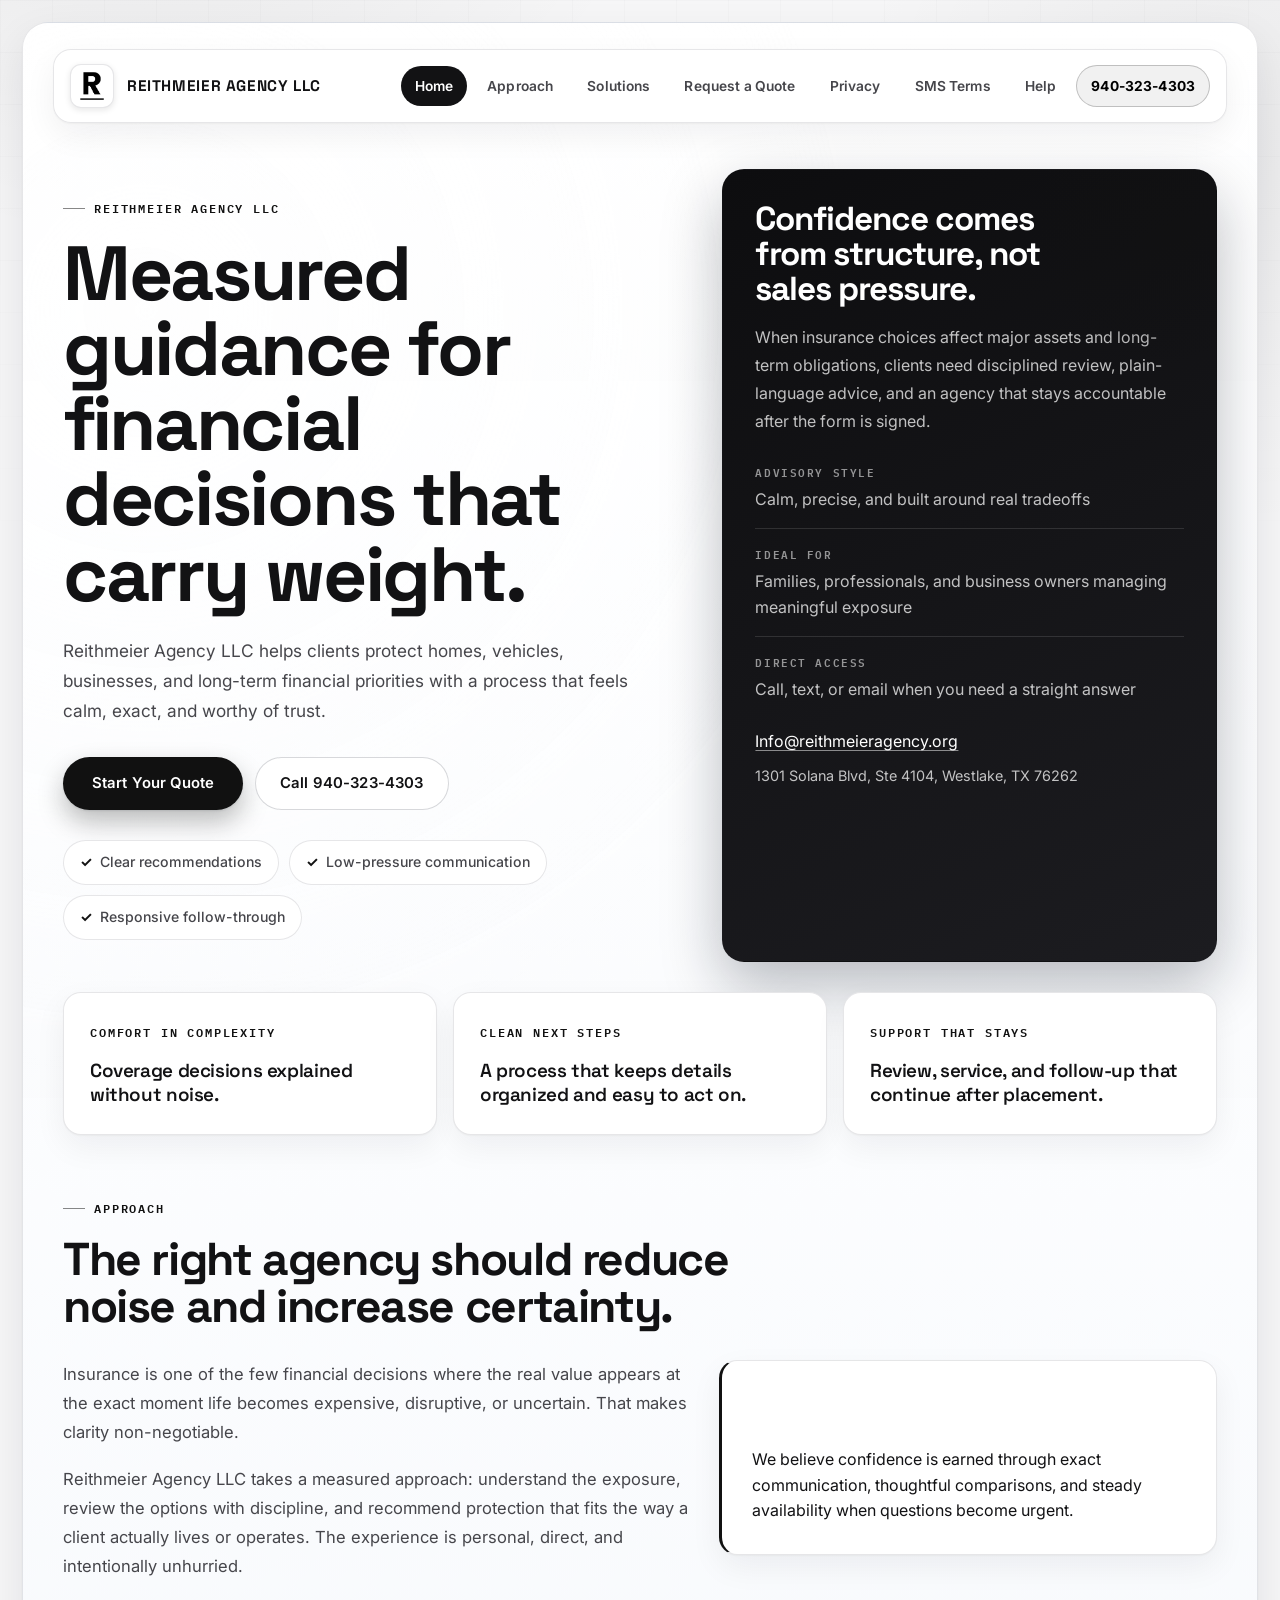
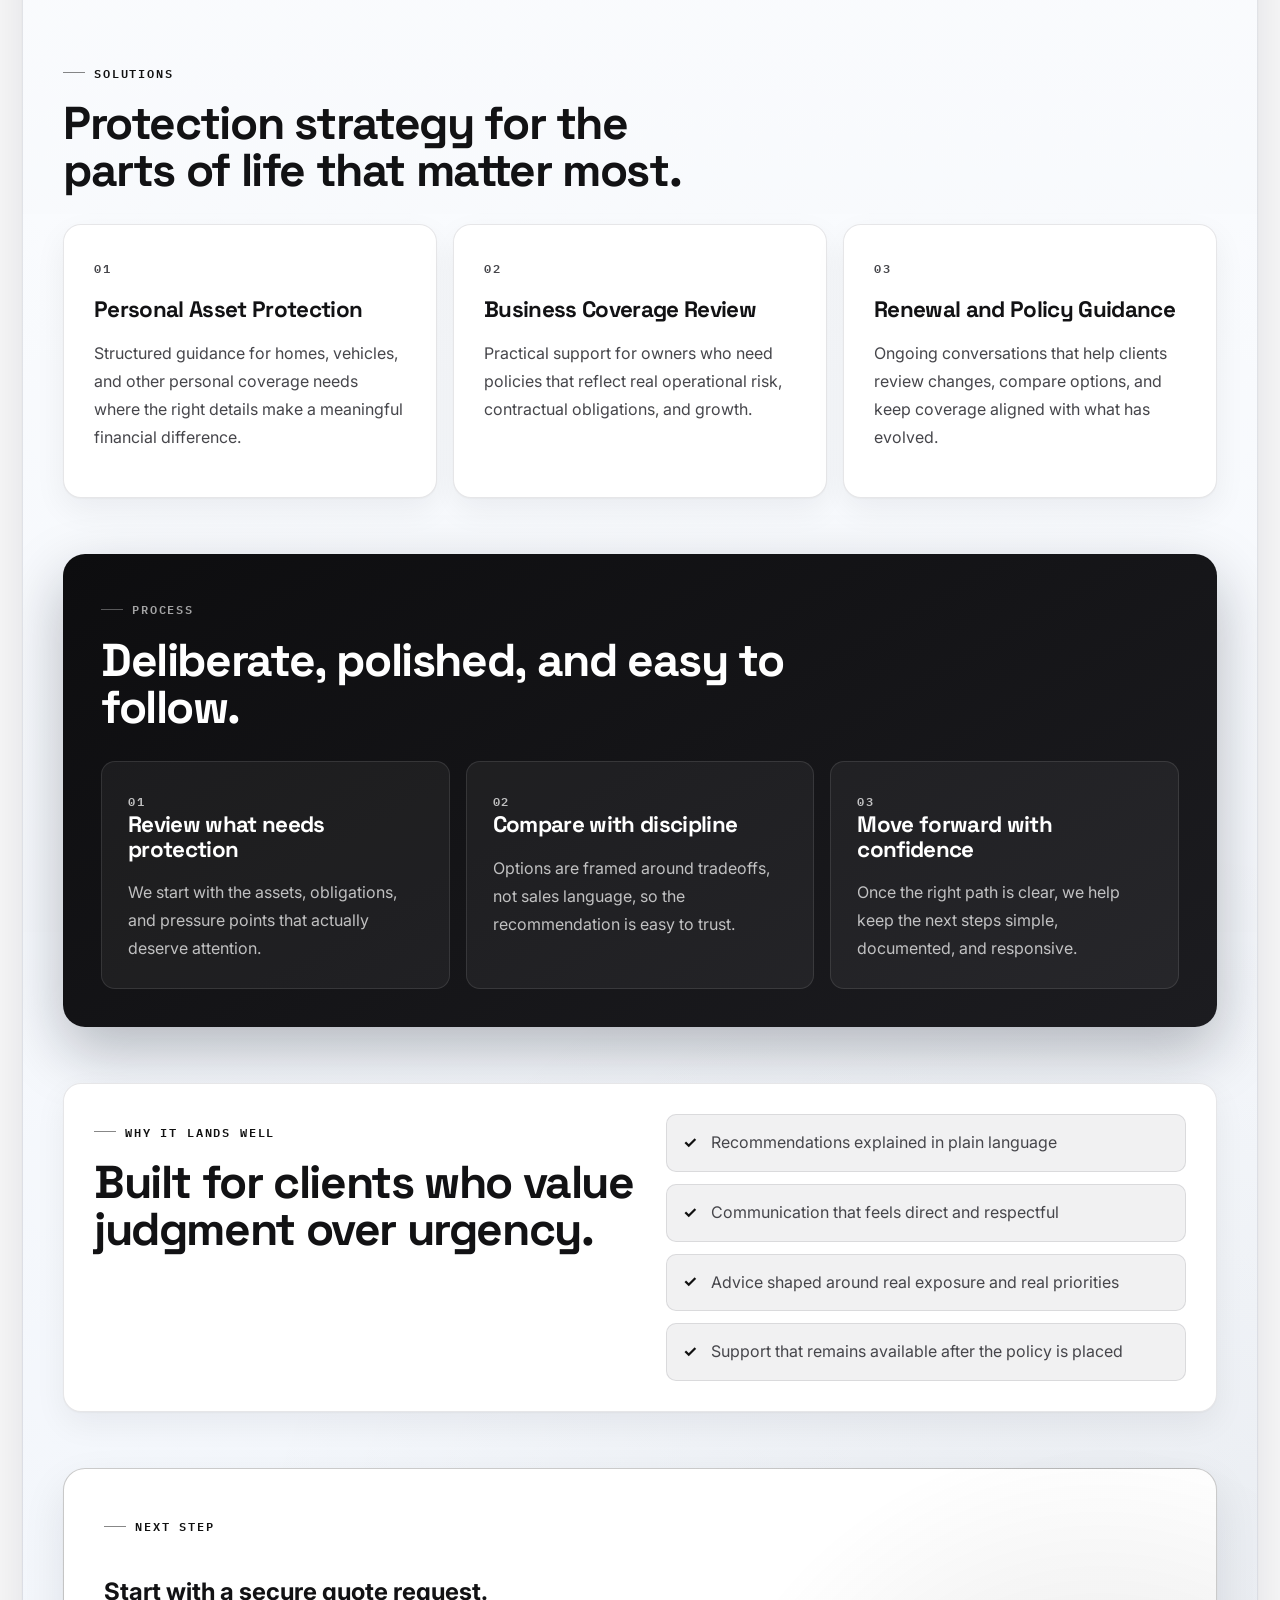
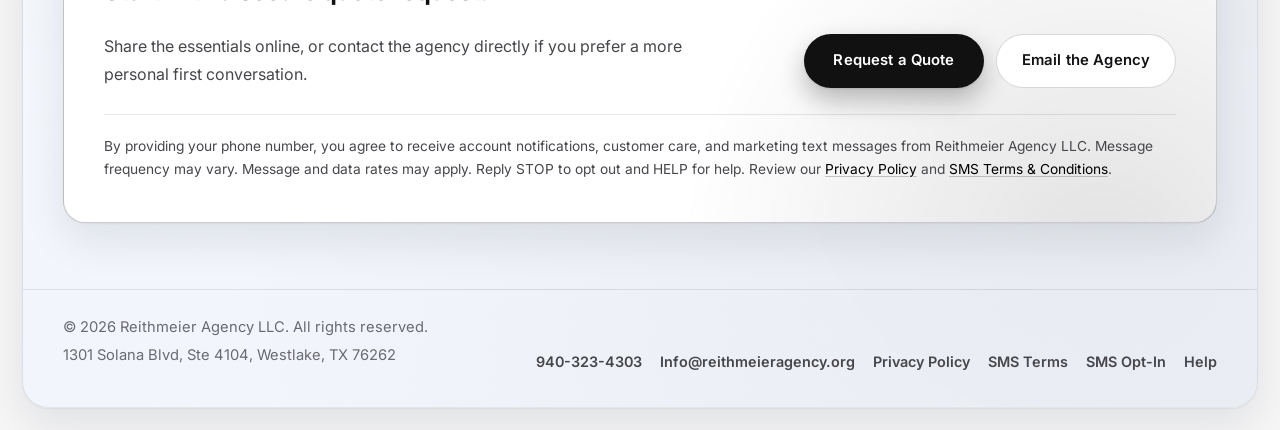
<file: index.html>
<!DOCTYPE html>
<html lang="en">
<head>
  <meta charset="UTF-8" />
  <meta name="viewport" content="width=device-width, initial-scale=1.0" />
  <title>Reithmeier Agency LLC | Refined Insurance Guidance</title>
  <meta
    name="description"
    content="Reithmeier Agency LLC delivers clear, high-trust insurance guidance for major personal and business decisions."
  />
  <link rel="icon" type="image/png" href="favicon.png" />
  <link rel="stylesheet" href="styles.css" />
</head>
<body>
  <a class="skip-link" href="#main">Skip to content</a>
  <div class="page-shell">
    <div class="page-frame">
      <header class="site-nav">
        <div class="nav-inner">
          <a class="brand" href="index.html" aria-label="Reithmeier Agency LLC home">
            <span class="brand-mark"><img src="logo.png" alt="" width="44" height="44" /></span>
            <span class="brand-copy">
              <strong>Reithmeier Agency LLC</strong>
            </span>
          </a>

          <nav class="nav-links" aria-label="Main navigation">
            <a class="active" href="index.html">Home</a>
            <a href="#approach">Approach</a>
            <a href="#solutions">Solutions</a>
            <a href="quote.html">Request a Quote</a>
            <a href="privacy-policy.html">Privacy</a>
            <a href="sms-terms.html">SMS Terms</a>
            <a href="help.html">Help</a>
            <a class="nav-phone" href="tel:+19403234303">940-323-4303</a>
          </nav>
        </div>
      </header>

      <main id="main">
        <section class="hero">
          <div class="hero-copy">
            <p class="eyebrow">Reithmeier Agency LLC</p>
            <h1>Measured guidance for financial decisions that carry weight.</h1>
            <p class="hero-lead">
              Reithmeier Agency LLC helps clients protect homes, vehicles, businesses, and long-term financial priorities with a process
              that feels calm, exact, and worthy of trust.
            </p>

            <div class="hero-actions">
              <a class="button-primary" href="quote.html">Start Your Quote</a>
              <a class="button-secondary" href="tel:+19403234303">Call 940-323-4303</a>
            </div>

            <ul class="hero-points" aria-label="Agency values">
              <li>Clear recommendations</li>
              <li>Low-pressure communication</li>
              <li>Responsive follow-through</li>
            </ul>
          </div>

          <aside class="hero-card" aria-label="Why clients choose Reithmeier Agency LLC">
            <h2>Confidence comes from structure, not sales pressure.</h2>
            <p>
              When insurance choices affect major assets and long-term obligations, clients need disciplined review, plain-language advice,
              and an agency that stays accountable after the form is signed.
            </p>

            <ul class="detail-list">
              <li>
                <span>Advisory style</span>
                Calm, precise, and built around real tradeoffs
              </li>
              <li>
                <span>Ideal for</span>
                Families, professionals, and business owners managing meaningful exposure
              </li>
              <li>
                <span>Direct access</span>
                Call, text, or email when you need a straight answer
              </li>
            </ul>

            <div class="card-contact">
              <a href="mailto:Info@reithmeieragency.org">Info@reithmeieragency.org</a>
              <p class="card-address">1301 Solana Blvd, Ste 4104, Westlake, TX 76262</p>
            </div>
          </aside>
        </section>

        <section class="confidence-strip" aria-label="Trust signals">
          <div class="confidence-grid">
            <article class="confidence-item">
              <p class="confidence-label">Comfort in complexity</p>
              <h3>Coverage decisions explained without noise.</h3>
            </article>
            <article class="confidence-item">
              <p class="confidence-label">Clean next steps</p>
              <h3>A process that keeps details organized and easy to act on.</h3>
            </article>
            <article class="confidence-item">
              <p class="confidence-label">Support that stays</p>
              <h3>Review, service, and follow-up that continue after placement.</h3>
            </article>
          </div>
        </section>

        <section id="approach" class="section-shell">
          <div class="section-heading">
            <p class="eyebrow">Approach</p>
            <h2>The right agency should reduce noise and increase certainty.</h2>
          </div>

          <div class="split-layout">
            <div class="body-copy">
              <p>
                Insurance is one of the few financial decisions where the real value appears at the exact moment life becomes expensive,
                disruptive, or uncertain. That makes clarity non-negotiable.
              </p>
              <p>
                Reithmeier Agency LLC takes a measured approach: understand the exposure, review the options with discipline,
                and recommend protection that fits the way a client actually lives or operates. The experience is personal, direct, and
                intentionally unhurried.
              </p>
            </div>

            <aside class="statement-card">
              <p class="card-kicker">Agency standard</p>
              <p>
                We believe confidence is earned through exact communication, thoughtful comparisons, and steady availability when questions
                become urgent.
              </p>
            </aside>
          </div>
        </section>

        <section id="solutions" class="section-shell">
          <div class="section-heading section-heading-tight">
            <p class="eyebrow">Solutions</p>
            <h2>Protection strategy for the parts of life that matter most.</h2>
          </div>

          <div class="services-grid">
            <article class="service-card">
              <p class="service-index">01</p>
              <h3>Personal Asset Protection</h3>
              <p>
                Structured guidance for homes, vehicles, and other personal coverage needs where the right details make a meaningful
                financial difference.
              </p>
            </article>

            <article class="service-card">
              <p class="service-index">02</p>
              <h3>Business Coverage Review</h3>
              <p>
                Practical support for owners who need policies that reflect real operational risk, contractual obligations, and growth.
              </p>
            </article>

            <article class="service-card">
              <p class="service-index">03</p>
              <h3>Renewal and Policy Guidance</h3>
              <p>
                Ongoing conversations that help clients review changes, compare options, and keep coverage aligned with what has evolved.
              </p>
            </article>
          </div>
        </section>

        <section class="process-section" aria-label="Agency process">
          <div class="process-wrap">
            <div class="section-heading section-heading-on-dark">
              <p class="eyebrow eyebrow-dark">Process</p>
              <h2>Deliberate, polished, and easy to follow.</h2>
            </div>

            <div class="process-grid">
              <article class="process-step">
                <p class="step-number">01</p>
                <h3>Review what needs protection</h3>
                <p>We start with the assets, obligations, and pressure points that actually deserve attention.</p>
              </article>

              <article class="process-step">
                <p class="step-number">02</p>
                <h3>Compare with discipline</h3>
                <p>Options are framed around tradeoffs, not sales language, so the recommendation is easy to trust.</p>
              </article>

              <article class="process-step">
                <p class="step-number">03</p>
                <h3>Move forward with confidence</h3>
                <p>Once the right path is clear, we help keep the next steps simple, documented, and responsive.</p>
              </article>
            </div>
          </div>
        </section>

        <section class="section-shell">
          <div class="signature-panel">
            <div>
              <p class="eyebrow">Why it lands well</p>
              <h2>Built for clients who value judgment over urgency.</h2>
            </div>

            <div class="signature-list" aria-label="Client experience highlights">
              <p>Recommendations explained in plain language</p>
              <p>Communication that feels direct and respectful</p>
              <p>Advice shaped around real exposure and real priorities</p>
              <p>Support that remains available after the policy is placed</p>
            </div>
          </div>
        </section>

        <section class="cta-section">
          <div class="cta-panel">
            <div>
              <p class="eyebrow">Next step</p>
              <h2>Start with a secure quote request.</h2>
              <p class="cta-copy">
                Share the essentials online, or contact the agency directly if you prefer a more personal first conversation.
              </p>
            </div>

            <div class="hero-actions cta-actions">
              <a class="button-primary" href="quote.html">Request a Quote</a>
              <a class="button-secondary" href="mailto:Info@reithmeieragency.org">Email the Agency</a>
            </div>

            <p class="cta-note">
              By providing your phone number, you agree to receive account notifications, customer care, and marketing text messages from
              Reithmeier Agency LLC. Message frequency may vary. Message and data rates may apply.
              Reply STOP to opt out and HELP for help. Review our <a href="privacy-policy.html">Privacy Policy</a> and
              <a href="sms-terms.html">SMS Terms &amp; Conditions</a>.
            </p>
          </div>
        </section>
      </main>

      <footer class="site-footer">
        <div>
          <p>© <span id="year"></span> Reithmeier Agency LLC. All rights reserved.</p>
          <p>1301 Solana Blvd, Ste 4104, Westlake, TX 76262</p>
        </div>
        <div class="footer-links">
          <a href="tel:+19403234303">940-323-4303</a>
          <a href="mailto:Info@reithmeieragency.org">Info@reithmeieragency.org</a>
          <a href="privacy-policy.html">Privacy Policy</a>
          <a href="sms-terms.html">SMS Terms</a>
          <a href="sms-opt-in.html">SMS Opt-In</a>
          <a href="help.html">Help</a>
        </div>
      </footer>
    </div>
  </div>

  <script>
    document.getElementById("year").textContent = new Date().getFullYear();
  </script>
</body>
</html>
</file>
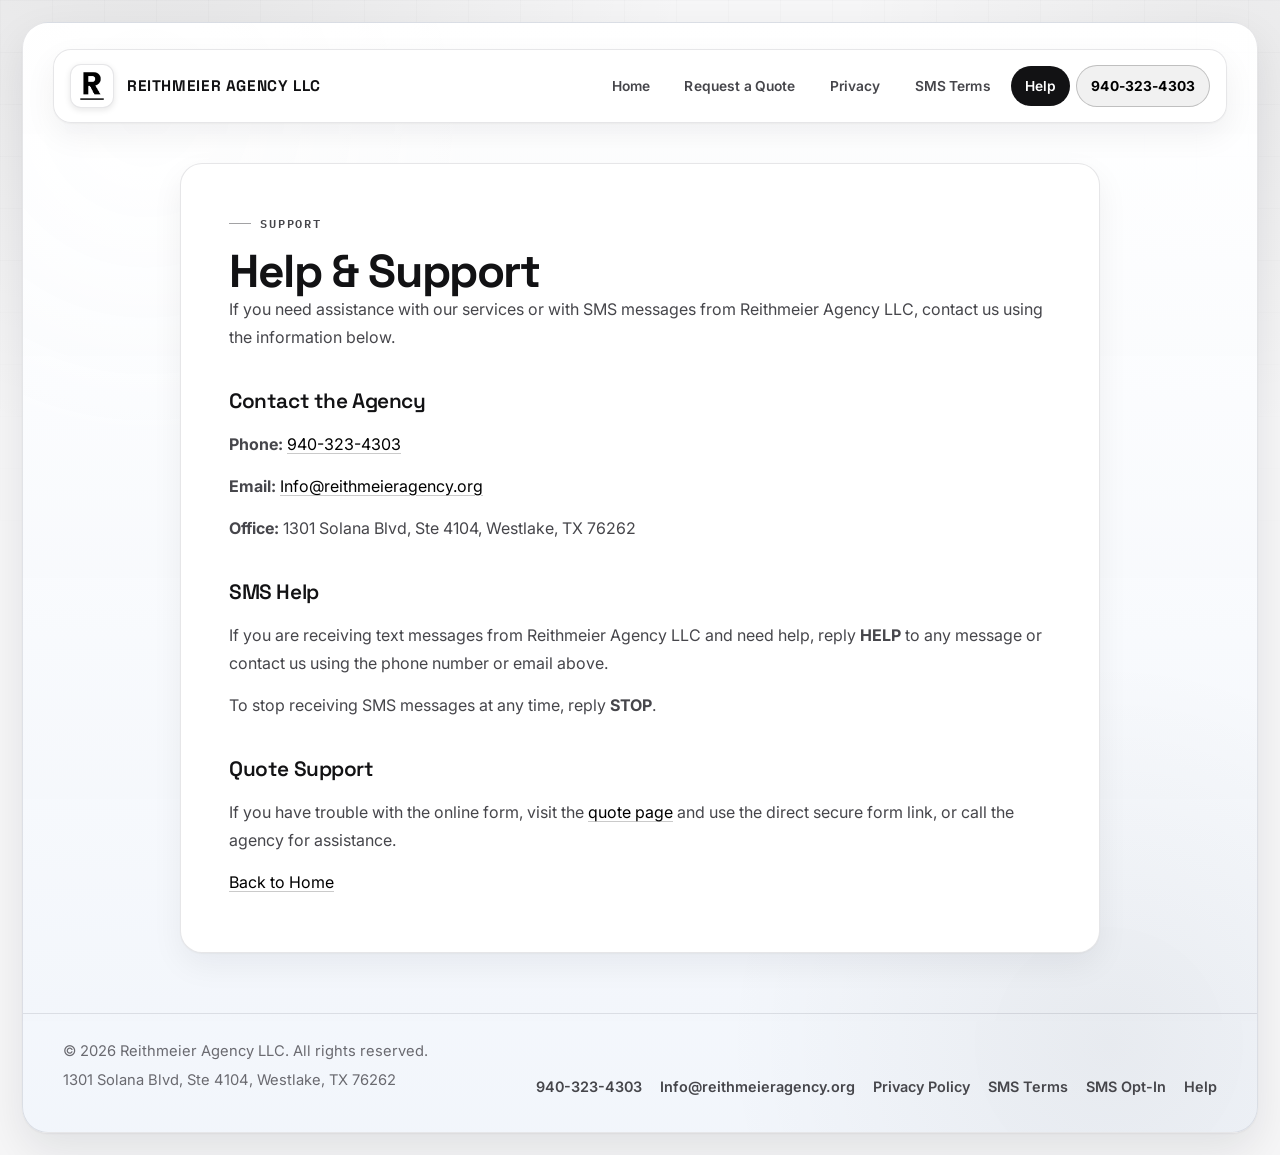
<file: help.html>
<!DOCTYPE html>
<html lang="en">
<head>
  <meta charset="UTF-8" />
  <meta name="viewport" content="width=device-width, initial-scale=1.0" />
  <title>Help | Reithmeier Agency LLC</title>
  <meta
    name="description"
    content="Help and support information for Reithmeier Agency LLC."
  />
  <link rel="icon" type="image/png" href="favicon.png" />
  <link rel="stylesheet" href="styles.css" />
</head>
<body>
  <a class="skip-link" href="#main">Skip to content</a>
  <div class="page-shell">
    <div class="page-frame">
      <header class="site-nav">
        <div class="nav-inner">
          <a class="brand" href="index.html" aria-label="Reithmeier Agency LLC home">
            <span class="brand-mark"><img src="logo.png" alt="" width="44" height="44" /></span>
            <span class="brand-copy">
              <strong>Reithmeier Agency LLC</strong>
            </span>
          </a>

          <nav class="nav-links" aria-label="Main navigation">
            <a href="index.html">Home</a>
            <a href="quote.html">Request a Quote</a>
            <a href="privacy-policy.html">Privacy</a>
            <a href="sms-terms.html">SMS Terms</a>
            <a class="active" href="help.html">Help</a>
            <a class="nav-phone" href="tel:+19403234303">940-323-4303</a>
          </nav>
        </div>
      </header>

      <main id="main" class="legal-main">
        <section class="legal-card">
          <p class="eyebrow">Support</p>
          <h1>Help &amp; Support</h1>
          <p>
            If you need assistance with our services or with SMS messages from Reithmeier Agency LLC,
            contact us using the information below.
          </p>

          <h2>Contact the Agency</h2>
          <p><strong>Phone:</strong> <a href="tel:+19403234303">940-323-4303</a></p>
          <p><strong>Email:</strong> <a href="mailto:Info@reithmeieragency.org">Info@reithmeieragency.org</a></p>
          <p><strong>Office:</strong> 1301 Solana Blvd, Ste 4104, Westlake, TX 76262</p>

          <h2>SMS Help</h2>
          <p>
            If you are receiving text messages from Reithmeier Agency LLC and need help, reply <strong>HELP</strong> to any message or contact
            us using the phone number or email above.
          </p>
          <p>To stop receiving SMS messages at any time, reply <strong>STOP</strong>.</p>

          <h2>Quote Support</h2>
          <p>
            If you have trouble with the online form, visit the <a href="quote.html">quote page</a> and use the direct secure form link,
            or call the agency for assistance.
          </p>

          <p class="legal-back-link"><a href="index.html">Back to Home</a></p>
        </section>
      </main>

      <footer class="site-footer">
        <div>
          <p>© <span id="year"></span> Reithmeier Agency LLC. All rights reserved.</p>
          <p>1301 Solana Blvd, Ste 4104, Westlake, TX 76262</p>
        </div>
        <div class="footer-links">
          <a href="tel:+19403234303">940-323-4303</a>
          <a href="mailto:Info@reithmeieragency.org">Info@reithmeieragency.org</a>
          <a href="privacy-policy.html">Privacy Policy</a>
          <a href="sms-terms.html">SMS Terms</a>
          <a href="sms-opt-in.html">SMS Opt-In</a>
          <a href="help.html">Help</a>
        </div>
      </footer>
    </div>
  </div>

  <script>
    document.getElementById("year").textContent = new Date().getFullYear();
  </script>
</body>
</html>
</file>
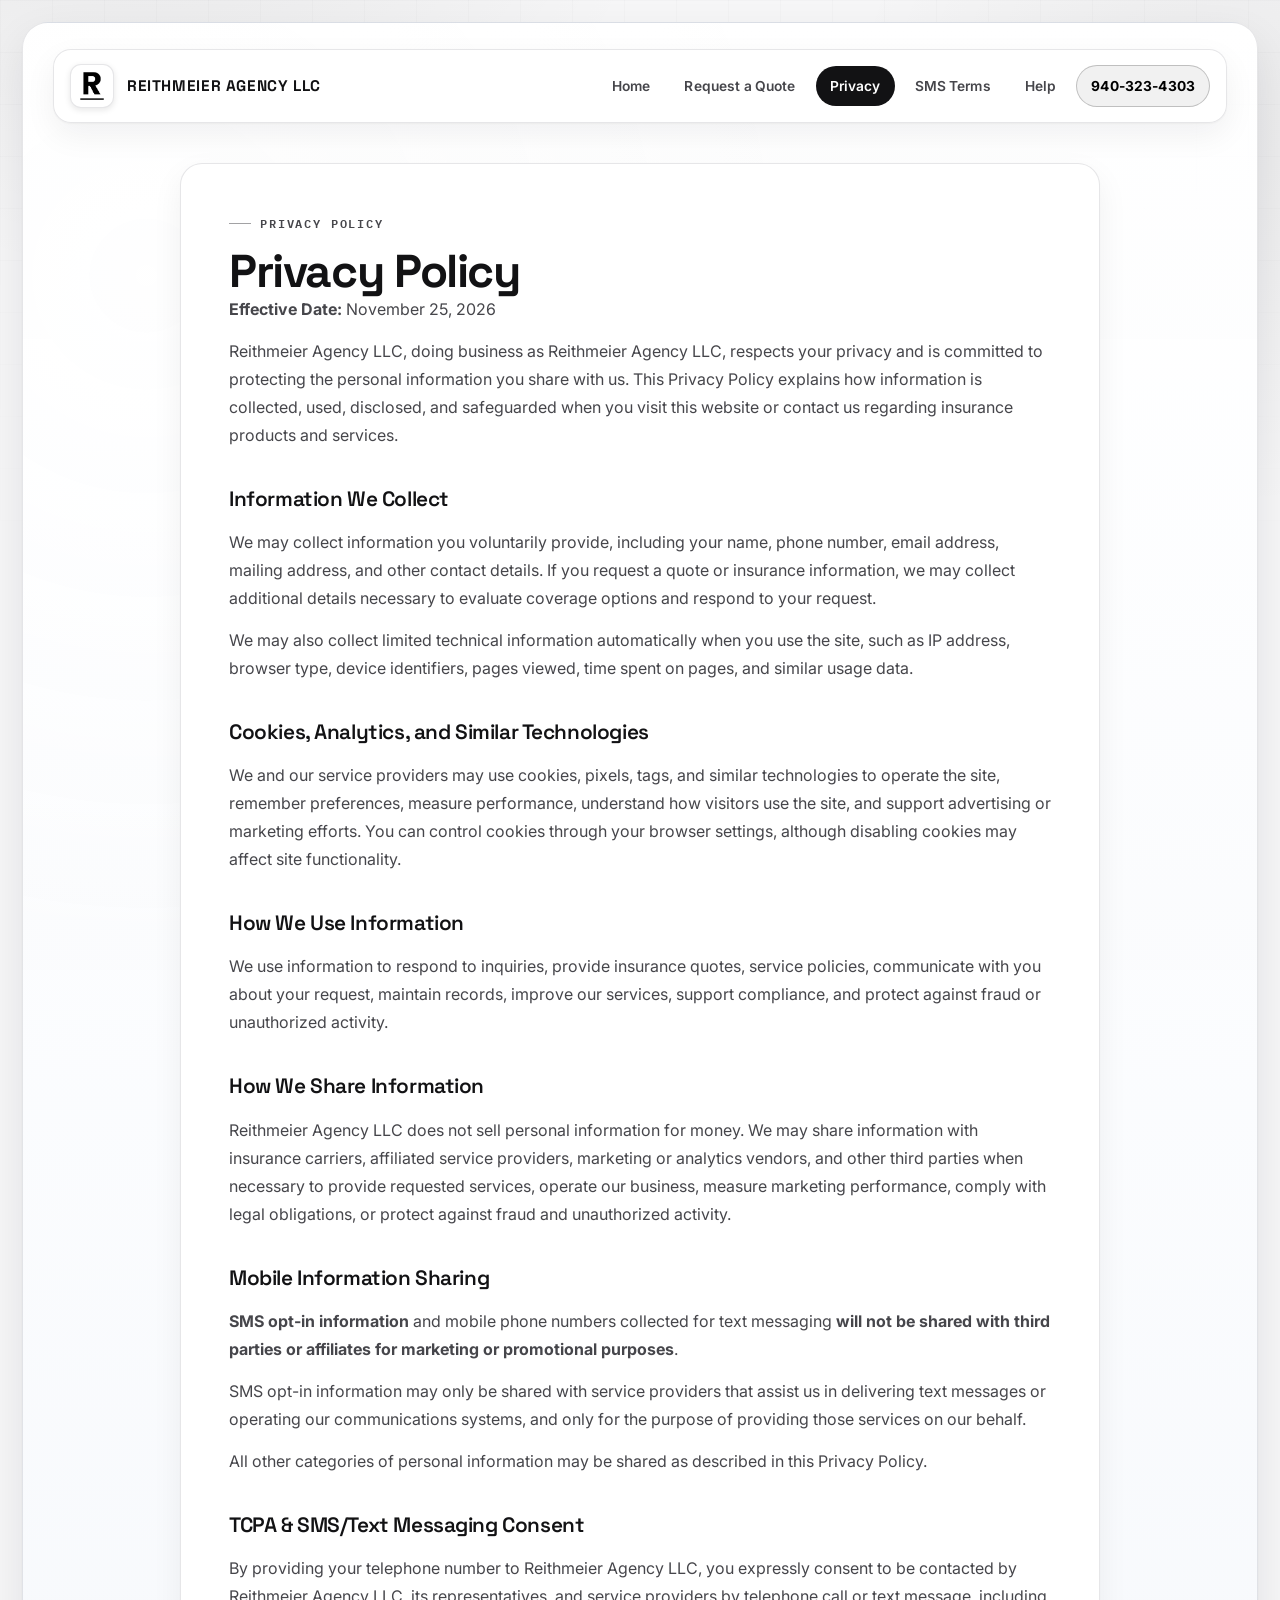
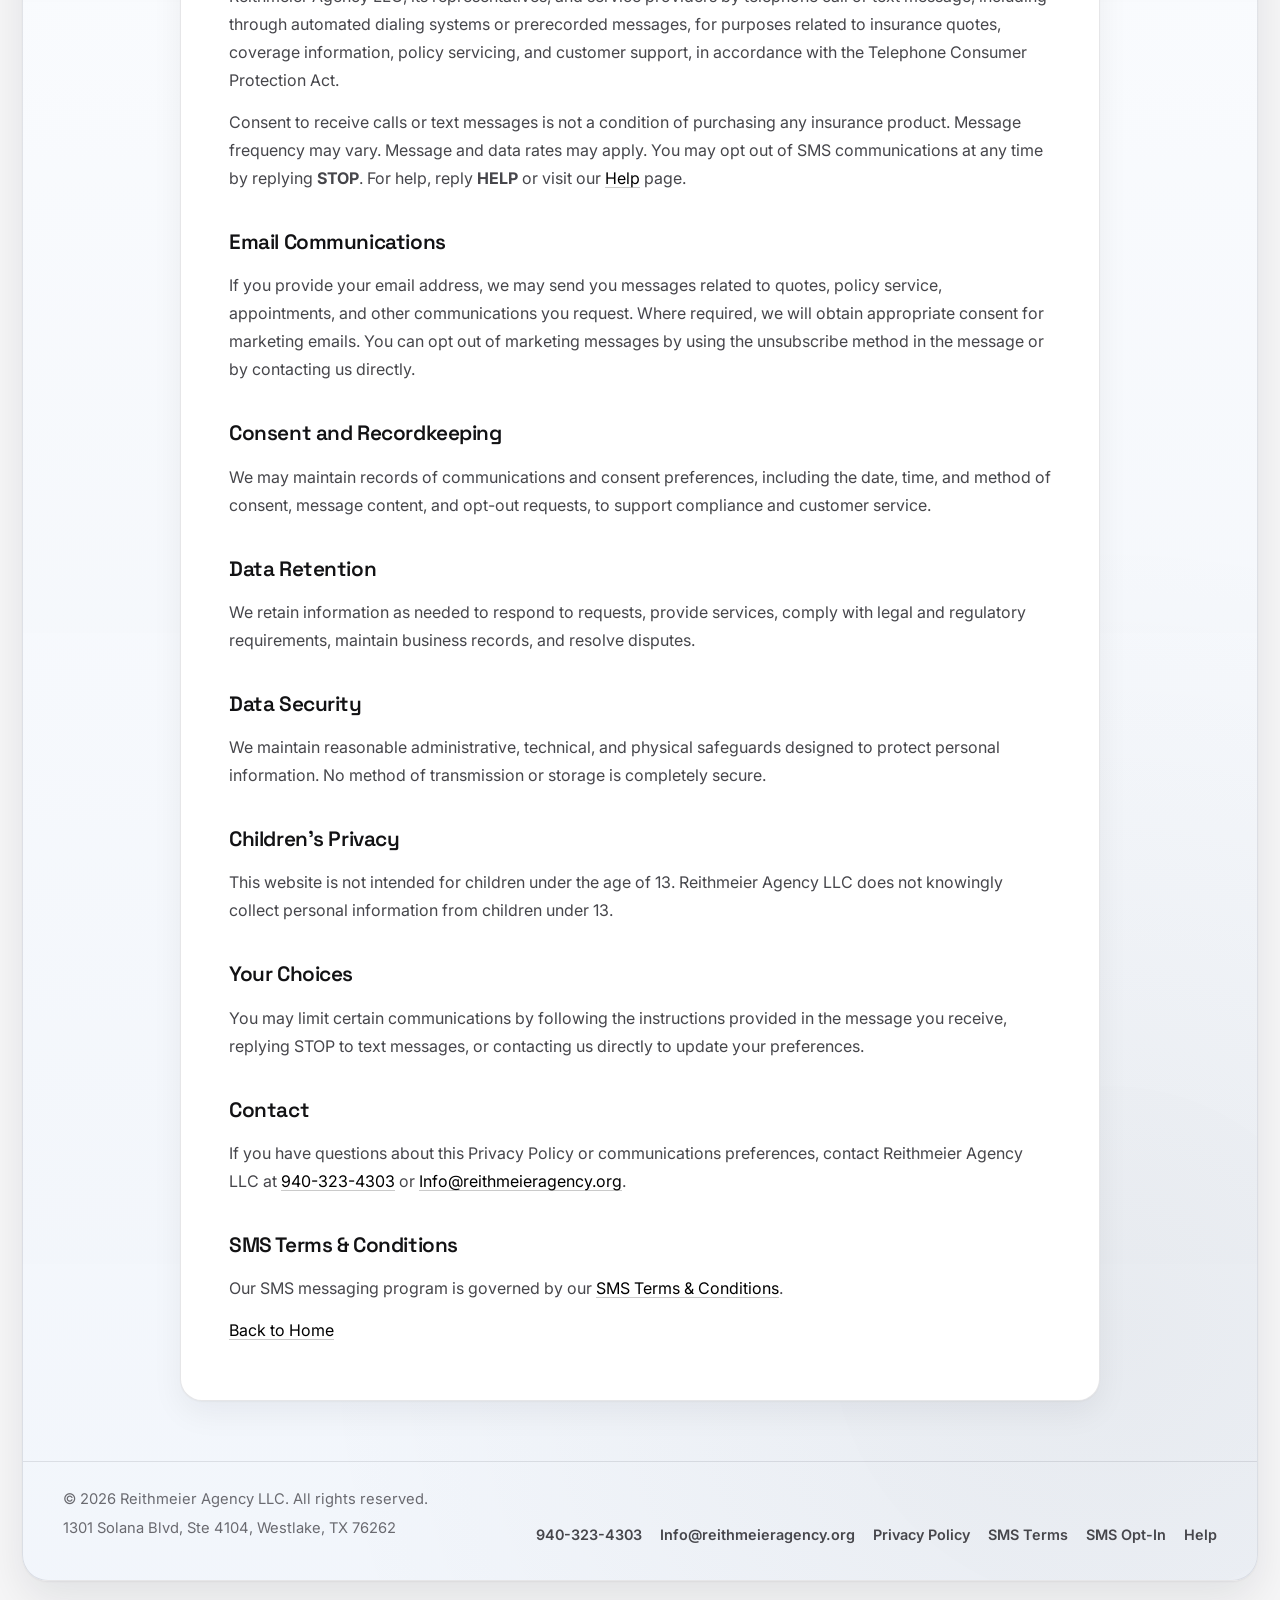
<file: privacy-policy.html>
<!DOCTYPE html>
<html lang="en">
<head>
  <meta charset="UTF-8" />
  <meta name="viewport" content="width=device-width, initial-scale=1.0" />
  <title>Privacy Policy | Reithmeier Agency LLC</title>
  <meta
    name="description"
    content="Privacy Policy and TCPA/SMS consent notice for Reithmeier Agency LLC."
  />
  <link rel="icon" type="image/png" href="favicon.png" />
  <link rel="stylesheet" href="styles.css" />
</head>
<body>
  <a class="skip-link" href="#main">Skip to content</a>
  <div class="page-shell">
    <div class="page-frame">
      <header class="site-nav">
        <div class="nav-inner">
          <a class="brand" href="index.html" aria-label="Reithmeier Agency LLC home">
            <span class="brand-mark"><img src="logo.png" alt="" width="44" height="44" /></span>
            <span class="brand-copy">
              <strong>Reithmeier Agency LLC</strong>
            </span>
          </a>

          <nav class="nav-links" aria-label="Main navigation">
            <a href="index.html">Home</a>
            <a href="quote.html">Request a Quote</a>
            <a class="active" href="privacy-policy.html">Privacy</a>
            <a href="sms-terms.html">SMS Terms</a>
            <a href="help.html">Help</a>
            <a class="nav-phone" href="tel:+19403234303">940-323-4303</a>
          </nav>
        </div>
      </header>

      <main id="main" class="legal-main">
        <section class="legal-card">
          <p class="eyebrow">Privacy policy</p>
          <h1>Privacy Policy</h1>
          <p><strong>Effective Date:</strong> November 25, 2026</p>

          <p>
            Reithmeier Agency LLC, doing business as Reithmeier Agency LLC, respects your privacy and is committed to protecting
            the personal information you share with us. This Privacy Policy explains how information is collected, used, disclosed, and
            safeguarded when you visit this website or contact us regarding insurance products and services.
          </p>

          <h2>Information We Collect</h2>
          <p>
            We may collect information you voluntarily provide, including your name, phone number, email address, mailing address, and
            other contact details. If you request a quote or insurance information, we may collect additional details necessary to evaluate
            coverage options and respond to your request.
          </p>
          <p>
            We may also collect limited technical information automatically when you use the site, such as IP address, browser type, device
            identifiers, pages viewed, time spent on pages, and similar usage data.
          </p>

          <h2>Cookies, Analytics, and Similar Technologies</h2>
          <p>
            We and our service providers may use cookies, pixels, tags, and similar technologies to operate the site, remember preferences,
            measure performance, understand how visitors use the site, and support advertising or marketing efforts. You can control cookies
            through your browser settings, although disabling cookies may affect site functionality.
          </p>

          <h2>How We Use Information</h2>
          <p>
            We use information to respond to inquiries, provide insurance quotes, service policies, communicate with you about your request,
            maintain records, improve our services, support compliance, and protect against fraud or unauthorized activity.
          </p>

          <h2>How We Share Information</h2>
          <p>
            Reithmeier Agency LLC does not sell personal information for money. We may share information with insurance
            carriers, affiliated service providers, marketing or analytics vendors, and other third parties when necessary to provide
            requested services, operate our business, measure marketing performance, comply with legal obligations, or protect against fraud
            and unauthorized activity.
          </p>

          <h2>Mobile Information Sharing</h2>
          <p>
            <strong>SMS opt-in information</strong> and mobile phone numbers collected for text messaging
            <strong>will not be shared with third parties or affiliates for marketing or promotional purposes</strong>.
          </p>
          <p>
            SMS opt-in information may only be shared with service providers that assist us in delivering text messages or operating our
            communications systems, and only for the purpose of providing those services on our behalf.
          </p>
          <p>All other categories of personal information may be shared as described in this Privacy Policy.</p>

          <h2>TCPA &amp; SMS/Text Messaging Consent</h2>
          <p>
            By providing your telephone number to Reithmeier Agency LLC, you expressly consent to be
            contacted by Reithmeier Agency LLC, its representatives, and service providers by telephone call or text message,
            including through automated dialing systems or prerecorded messages, for purposes related to insurance quotes, coverage
            information, policy servicing, and customer support, in accordance with the Telephone Consumer Protection Act.
          </p>
          <p>
            Consent to receive calls or text messages is not a condition of purchasing any insurance product. Message frequency may vary.
            Message and data rates may apply. You may opt out of SMS communications at any time by replying <strong>STOP</strong>. For
            help, reply <strong>HELP</strong> or visit our <a href="help.html">Help</a> page.
          </p>

          <h2>Email Communications</h2>
          <p>
            If you provide your email address, we may send you messages related to quotes, policy service, appointments, and other
            communications you request. Where required, we will obtain appropriate consent for marketing emails. You can opt out of
            marketing messages by using the unsubscribe method in the message or by contacting us directly.
          </p>

          <h2>Consent and Recordkeeping</h2>
          <p>
            We may maintain records of communications and consent preferences, including the date, time, and method of consent, message
            content, and opt-out requests, to support compliance and customer service.
          </p>

          <h2>Data Retention</h2>
          <p>
            We retain information as needed to respond to requests, provide services, comply with legal and regulatory requirements, maintain
            business records, and resolve disputes.
          </p>

          <h2>Data Security</h2>
          <p>
            We maintain reasonable administrative, technical, and physical safeguards designed to protect personal information. No method of
            transmission or storage is completely secure.
          </p>

          <h2>Children&rsquo;s Privacy</h2>
          <p>
            This website is not intended for children under the age of 13. Reithmeier Agency LLC does not knowingly collect
            personal information from children under 13.
          </p>

          <h2>Your Choices</h2>
          <p>
            You may limit certain communications by following the instructions provided in the message you receive, replying STOP to text
            messages, or contacting us directly to update your preferences.
          </p>

          <h2>Contact</h2>
          <p>
            If you have questions about this Privacy Policy or communications preferences, contact Reithmeier Agency LLC at <a href="tel:+19403234303">940-323-4303</a> or
            <a href="mailto:Info@reithmeieragency.org">Info@reithmeieragency.org</a>.
          </p>

          <h2>SMS Terms &amp; Conditions</h2>
          <p>
            Our SMS messaging program is governed by our <a href="sms-terms.html">SMS Terms &amp; Conditions</a>.
          </p>

          <p class="legal-back-link"><a href="index.html">Back to Home</a></p>
        </section>
      </main>

      <footer class="site-footer">
        <div>
          <p>© <span id="year"></span> Reithmeier Agency LLC. All rights reserved.</p>
          <p>1301 Solana Blvd, Ste 4104, Westlake, TX 76262</p>
        </div>
        <div class="footer-links">
          <a href="tel:+19403234303">940-323-4303</a>
          <a href="mailto:Info@reithmeieragency.org">Info@reithmeieragency.org</a>
          <a href="privacy-policy.html">Privacy Policy</a>
          <a href="sms-terms.html">SMS Terms</a>
          <a href="sms-opt-in.html">SMS Opt-In</a>
          <a href="help.html">Help</a>
        </div>
      </footer>
    </div>
  </div>

  <script>
    document.getElementById("year").textContent = new Date().getFullYear();
  </script>
</body>
</html>
</file>
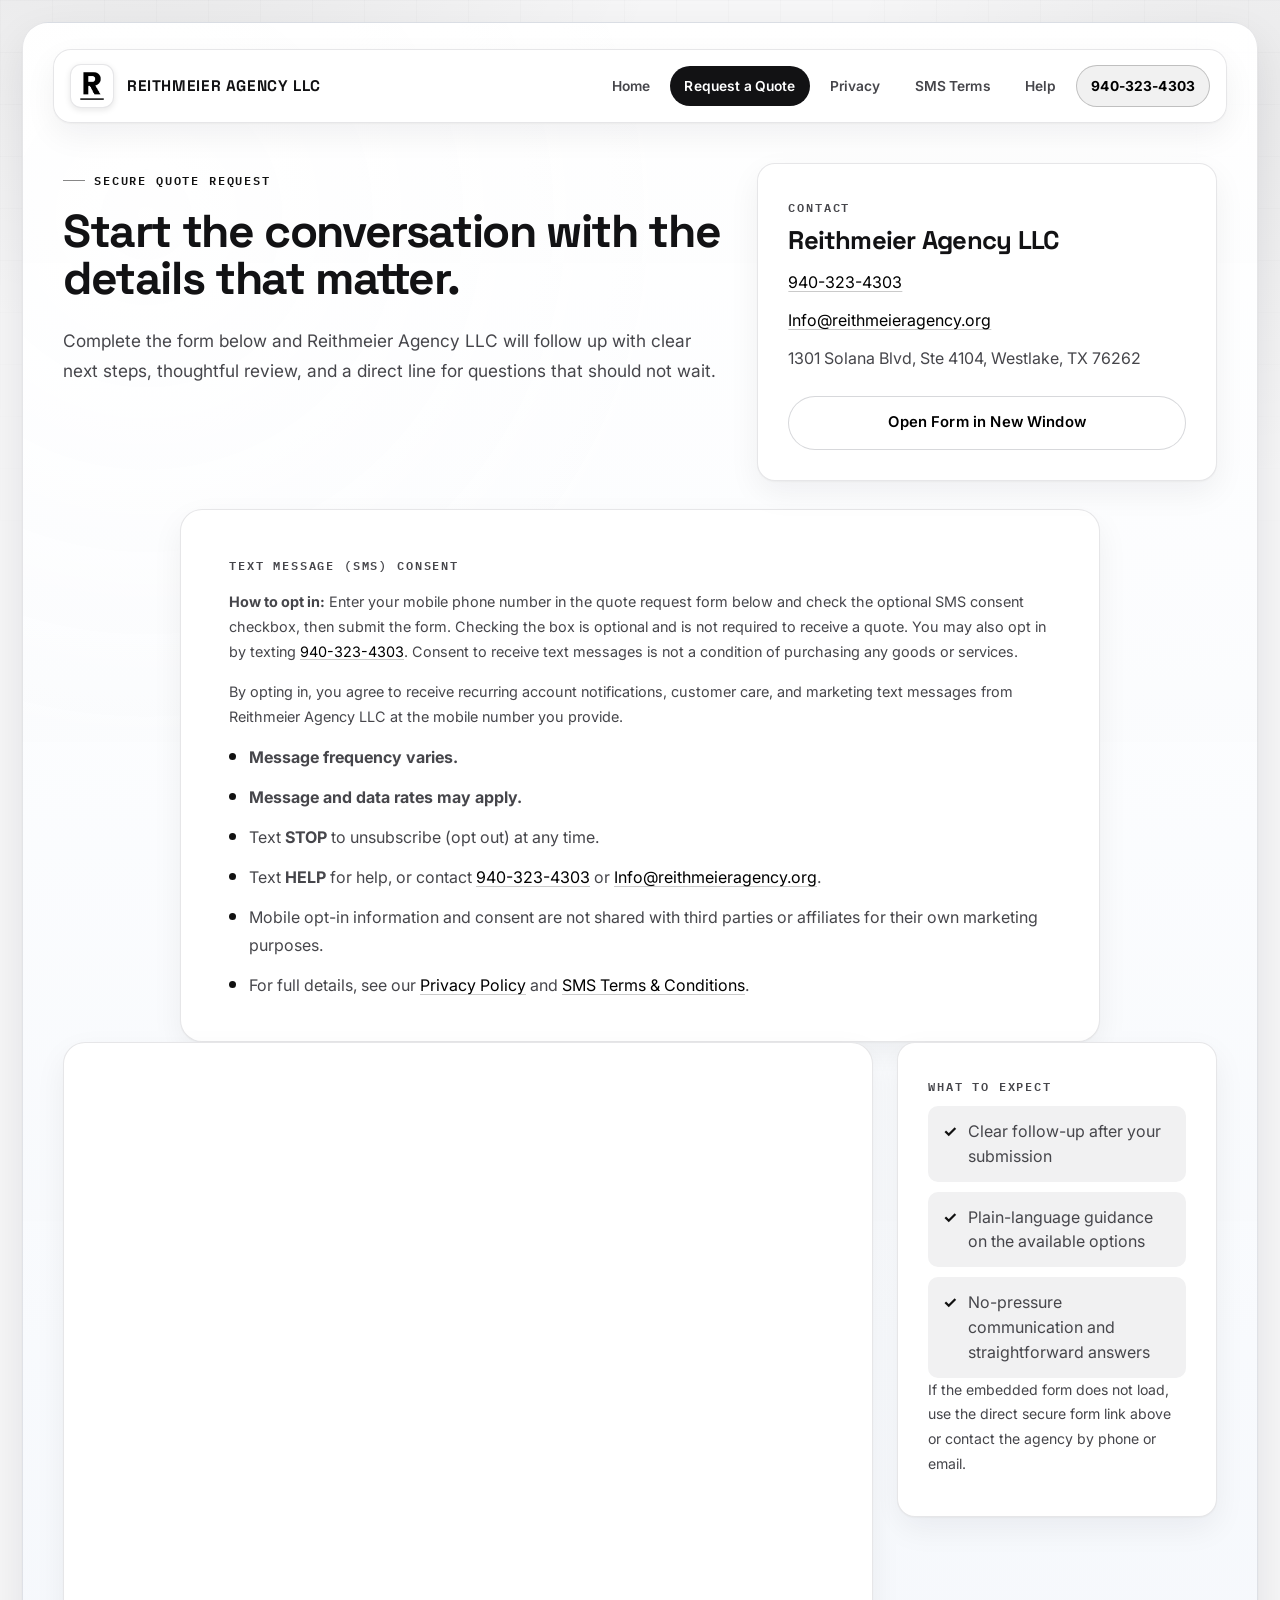
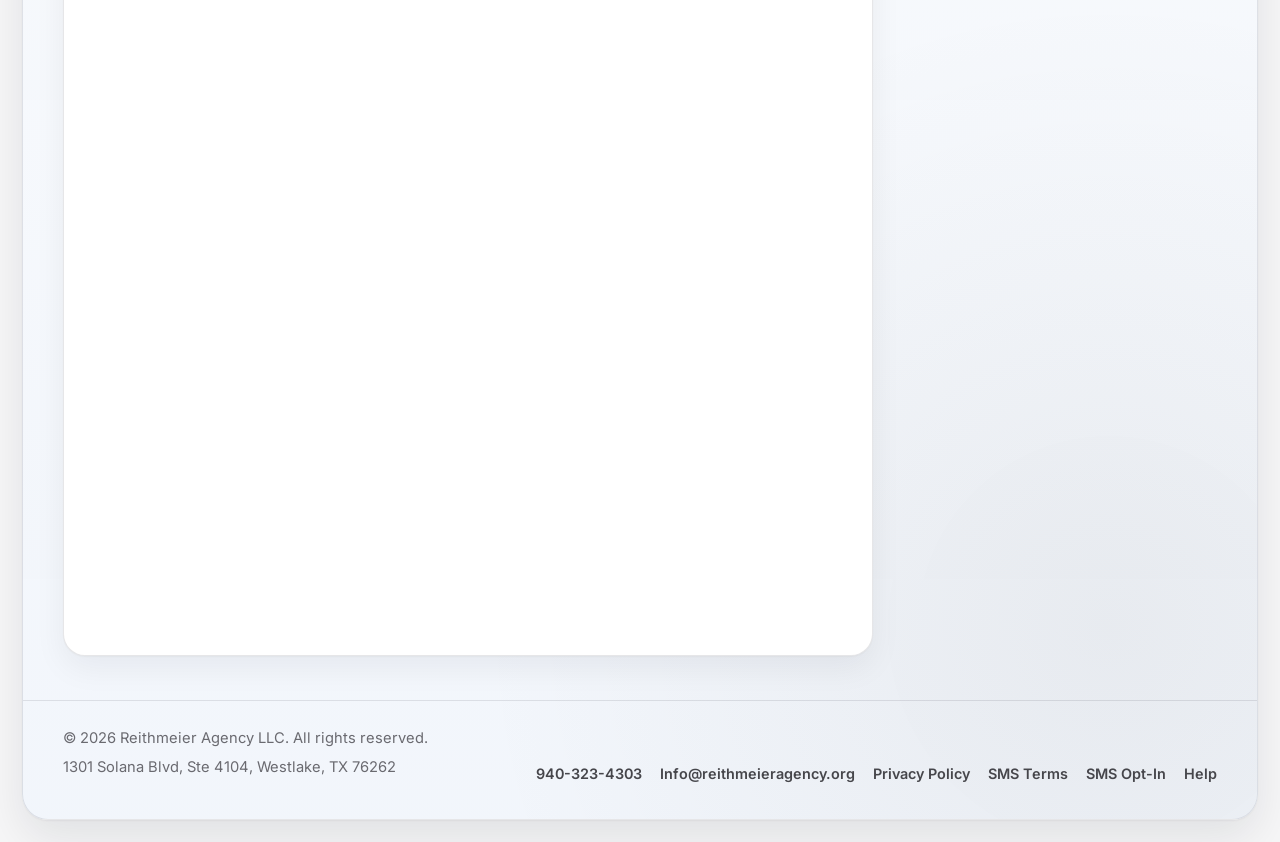
<file: quote.html>
<!DOCTYPE html>
<html lang="en">
<head>
  <meta charset="UTF-8" />
  <meta name="viewport" content="width=device-width, initial-scale=1.0" />
  <title>Request a Quote | Reithmeier Agency LLC</title>
  <meta
    name="description"
    content="Request a quote from Reithmeier Agency LLC."
  />
  <link rel="icon" type="image/png" href="favicon.png" />
  <link rel="stylesheet" href="styles.css" />
</head>
<body>
  <a class="skip-link" href="#main">Skip to content</a>
  <div class="page-shell">
    <div class="page-frame">
      <header class="site-nav">
        <div class="nav-inner">
          <a class="brand" href="index.html" aria-label="Reithmeier Agency LLC home">
            <span class="brand-mark"><img src="logo.png" alt="" width="44" height="44" /></span>
            <span class="brand-copy">
              <strong>Reithmeier Agency LLC</strong>
            </span>
          </a>

          <nav class="nav-links" aria-label="Main navigation">
            <a href="index.html">Home</a>
            <a class="active" href="quote.html">Request a Quote</a>
            <a href="privacy-policy.html">Privacy</a>
            <a href="sms-terms.html">SMS Terms</a>
            <a href="help.html">Help</a>
            <a class="nav-phone" href="tel:+19403234303">940-323-4303</a>
          </nav>
        </div>
      </header>

      <main id="main" class="quote-main">
        <section class="interior-hero">
          <div>
            <p class="eyebrow">Secure quote request</p>
            <h1>Start the conversation with the details that matter.</h1>
            <p class="hero-lead interior-copy">
              Complete the form below and Reithmeier Agency LLC will follow up with clear next steps, thoughtful review, and a direct line for
              questions that should not wait.
            </p>
          </div>

          <aside class="info-card">
            <p class="card-kicker">Contact</p>
            <h2>Reithmeier Agency LLC</h2>
            <p><a href="tel:+19403234303">940-323-4303</a></p>
            <p><a href="mailto:Info@reithmeieragency.org">Info@reithmeieragency.org</a></p>
            <p>1301 Solana Blvd, Ste 4104, Westlake, TX 76262</p>
            <a class="button-secondary card-button" href="https://reithmeier-agency.referralcarrot.com/p/ReithmeierAgency" target="_blank" rel="noopener noreferrer">
              Open Form in New Window
            </a>
          </aside>
        </section>

        <section class="quote-disclaimer-section" aria-label="Text message (SMS) consent and program terms">
          <div class="legal-card quote-card">
            <p class="card-kicker">Text message (SMS) consent</p>
            <p class="quote-disclaimer">
              <strong>How to opt in:</strong> Enter your mobile phone number in the quote request form below and check the
              optional SMS consent checkbox, then submit the form. Checking the box is optional and is not required to receive a
              quote. You may also opt in by texting <a href="tel:+19403234303">940-323-4303</a>. Consent to receive text messages
              is not a condition of purchasing any goods or services.
            </p>
            <p class="quote-disclaimer">
              By opting in, you agree to receive recurring account notifications, customer care, and marketing text messages from
              Reithmeier Agency LLC at the mobile number you provide.
            </p>
            <ul class="legal-list">
              <li><strong>Message frequency varies.</strong></li>
              <li><strong>Message and data rates may apply.</strong></li>
              <li>Text <strong>STOP</strong> to unsubscribe (opt out) at any time.</li>
              <li>Text <strong>HELP</strong> for help, or contact <a href="tel:+19403234303">940-323-4303</a> or
                <a href="mailto:Info@reithmeieragency.org">Info@reithmeieragency.org</a>.</li>
              <li>Mobile opt-in information and consent are not shared with third parties or affiliates for their own marketing
                purposes.</li>
              <li>For full details, see our <a href="privacy-policy.html">Privacy Policy</a> and
                <a href="sms-terms.html">SMS Terms &amp; Conditions</a>.</li>
            </ul>
          </div>
        </section>

        <section class="quote-layout">
          <div class="quote-form-frame">
            <iframe
              src="https://reithmeier-agency.referralcarrot.com/p/ReithmeierAgency"
              title="Reithmeier Agency LLC Quote Request Form"
              allow="geolocation"
              frameborder="0"
              scrolling="yes"
            ></iframe>
          </div>

          <aside class="info-card">
            <p class="card-kicker">What to expect</p>
            <ul class="compact-list">
              <li>Clear follow-up after your submission</li>
              <li>Plain-language guidance on the available options</li>
              <li>No-pressure communication and straightforward answers</li>
            </ul>

            <p class="small-note">
              If the embedded form does not load, use the direct secure form link above or contact the agency by phone or email.
            </p>
          </aside>
        </section>
      </main>

      <footer class="site-footer">
        <div>
          <p>© <span id="year"></span> Reithmeier Agency LLC. All rights reserved.</p>
          <p>1301 Solana Blvd, Ste 4104, Westlake, TX 76262</p>
        </div>
        <div class="footer-links">
          <a href="tel:+19403234303">940-323-4303</a>
          <a href="mailto:Info@reithmeieragency.org">Info@reithmeieragency.org</a>
          <a href="privacy-policy.html">Privacy Policy</a>
          <a href="sms-terms.html">SMS Terms</a>
          <a href="sms-opt-in.html">SMS Opt-In</a>
          <a href="help.html">Help</a>
        </div>
      </footer>
    </div>
  </div>

  <script>
    document.getElementById("year").textContent = new Date().getFullYear();
  </script>
</body>
</html>
</file>
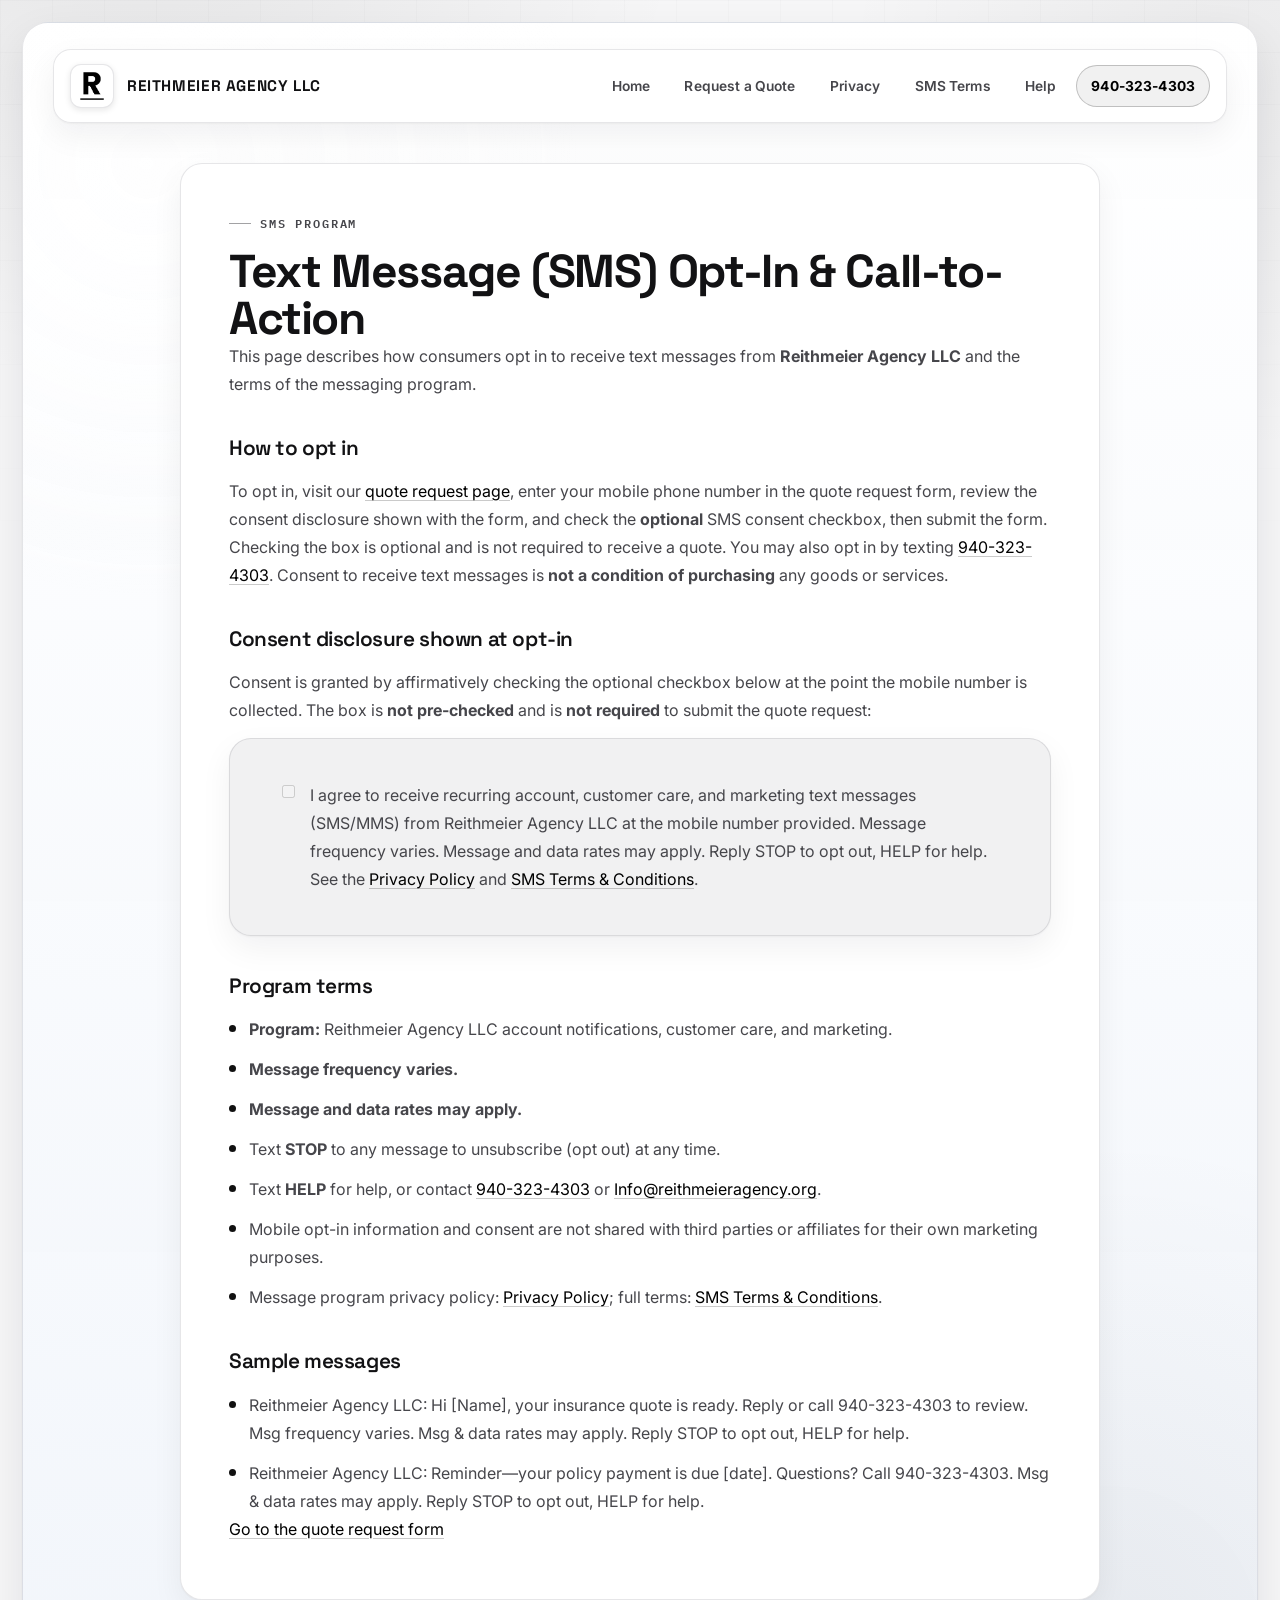
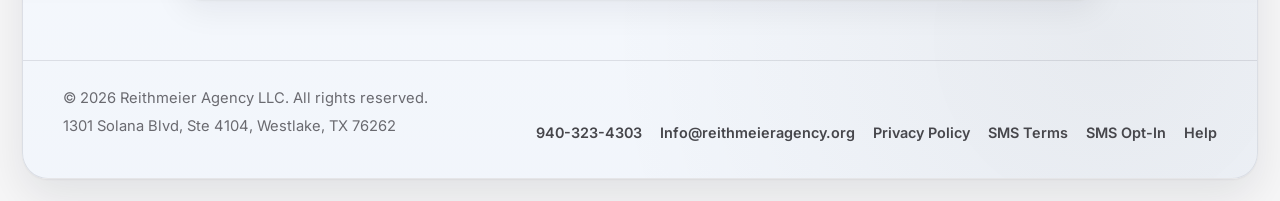
<file: sms-opt-in.html>
<!DOCTYPE html>
<html lang="en">
<head>
  <meta charset="UTF-8" />
  <meta name="viewport" content="width=device-width, initial-scale=1.0" />
  <title>SMS Opt-In &amp; Call-to-Action | Reithmeier Agency LLC</title>
  <meta
    name="description"
    content="Text message (SMS) opt-in, call-to-action, and program terms for Reithmeier Agency LLC."
  />
  <link rel="icon" type="image/png" href="favicon.png" />
  <link rel="stylesheet" href="styles.css" />
</head>
<body>
  <a class="skip-link" href="#main">Skip to content</a>
  <div class="page-shell">
    <div class="page-frame">
      <header class="site-nav">
        <div class="nav-inner">
          <a class="brand" href="index.html" aria-label="Reithmeier Agency LLC home">
            <span class="brand-mark"><img src="logo.png" alt="" width="44" height="44" /></span>
            <span class="brand-copy">
              <strong>Reithmeier Agency LLC</strong>
            </span>
          </a>

          <nav class="nav-links" aria-label="Main navigation">
            <a href="index.html">Home</a>
            <a href="quote.html">Request a Quote</a>
            <a href="privacy-policy.html">Privacy</a>
            <a href="sms-terms.html">SMS Terms</a>
            <a href="help.html">Help</a>
            <a class="nav-phone" href="tel:+19403234303">940-323-4303</a>
          </nav>
        </div>
      </header>

      <main id="main" class="legal-main">
        <section class="legal-card">
          <p class="eyebrow">SMS program</p>
          <h1>Text Message (SMS) Opt-In &amp; Call-to-Action</h1>
          <p>
            This page describes how consumers opt in to receive text messages from
            <strong>Reithmeier Agency LLC</strong> and the terms of the messaging program.
          </p>

          <h2>How to opt in</h2>
          <p>
            To opt in, visit our <a href="quote.html">quote request page</a>, enter your mobile phone number in the
            quote request form, review the consent disclosure shown with the form, and check the <strong>optional</strong> SMS
            consent checkbox, then submit the form. Checking the box is optional and is not required to receive a quote. You may
            also opt in by texting <a href="tel:+19403234303">940-323-4303</a>. Consent to receive text messages is
            <strong>not a condition of purchasing</strong> any goods or services.
          </p>

          <h2>Consent disclosure shown at opt-in</h2>
          <p>
            Consent is granted by affirmatively checking the optional checkbox below at the point the mobile number is collected.
            The box is <strong>not pre-checked</strong> and is <strong>not required</strong> to submit the quote request:
          </p>
          <p class="legal-card" style="background:var(--surface-2);">
            <label style="display:flex; gap:12px; align-items:flex-start; margin:0;">
              <input type="checkbox" disabled aria-hidden="true" style="margin-top:4px;" />
              <span>
                I agree to receive recurring account, customer care, and marketing text messages (SMS/MMS) from
                Reithmeier Agency LLC at the mobile number provided. Message frequency varies. Message and data rates
                may apply. Reply STOP to opt out, HELP for help. See the
                <a href="privacy-policy.html">Privacy Policy</a> and <a href="sms-terms.html">SMS Terms &amp; Conditions</a>.
              </span>
            </label>
          </p>

          <h2>Program terms</h2>
          <ul class="legal-list">
            <li><strong>Program:</strong> Reithmeier Agency LLC account notifications, customer care, and marketing.</li>
            <li><strong>Message frequency varies.</strong></li>
            <li><strong>Message and data rates may apply.</strong></li>
            <li>Text <strong>STOP</strong> to any message to unsubscribe (opt out) at any time.</li>
            <li>Text <strong>HELP</strong> for help, or contact <a href="tel:+19403234303">940-323-4303</a> or
              <a href="mailto:Info@reithmeieragency.org">Info@reithmeieragency.org</a>.</li>
            <li>Mobile opt-in information and consent are not shared with third parties or affiliates for their own marketing
              purposes.</li>
            <li>Message program privacy policy: <a href="privacy-policy.html">Privacy Policy</a>;
              full terms: <a href="sms-terms.html">SMS Terms &amp; Conditions</a>.</li>
          </ul>

          <h2>Sample messages</h2>
          <ul class="legal-list">
            <li>Reithmeier Agency LLC: Hi [Name], your insurance quote is ready. Reply or call 940-323-4303 to review.
              Msg frequency varies. Msg &amp; data rates may apply. Reply STOP to opt out, HELP for help.</li>
            <li>Reithmeier Agency LLC: Reminder—your policy payment is due [date]. Questions? Call 940-323-4303.
              Msg &amp; data rates may apply. Reply STOP to opt out, HELP for help.</li>
          </ul>

          <p class="legal-back-link"><a href="quote.html">Go to the quote request form</a></p>
        </section>
      </main>

      <footer class="site-footer">
        <div>
          <p>© <span id="year"></span> Reithmeier Agency LLC. All rights reserved.</p>
          <p>1301 Solana Blvd, Ste 4104, Westlake, TX 76262</p>
        </div>
        <div class="footer-links">
          <a href="tel:+19403234303">940-323-4303</a>
          <a href="mailto:Info@reithmeieragency.org">Info@reithmeieragency.org</a>
          <a href="privacy-policy.html">Privacy Policy</a>
          <a href="sms-terms.html">SMS Terms</a>
          <a href="sms-opt-in.html">SMS Opt-In</a>
          <a href="help.html">Help</a>
        </div>
      </footer>
    </div>
  </div>

  <script>
    document.getElementById("year").textContent = new Date().getFullYear();
  </script>
</body>
</html>
</file>
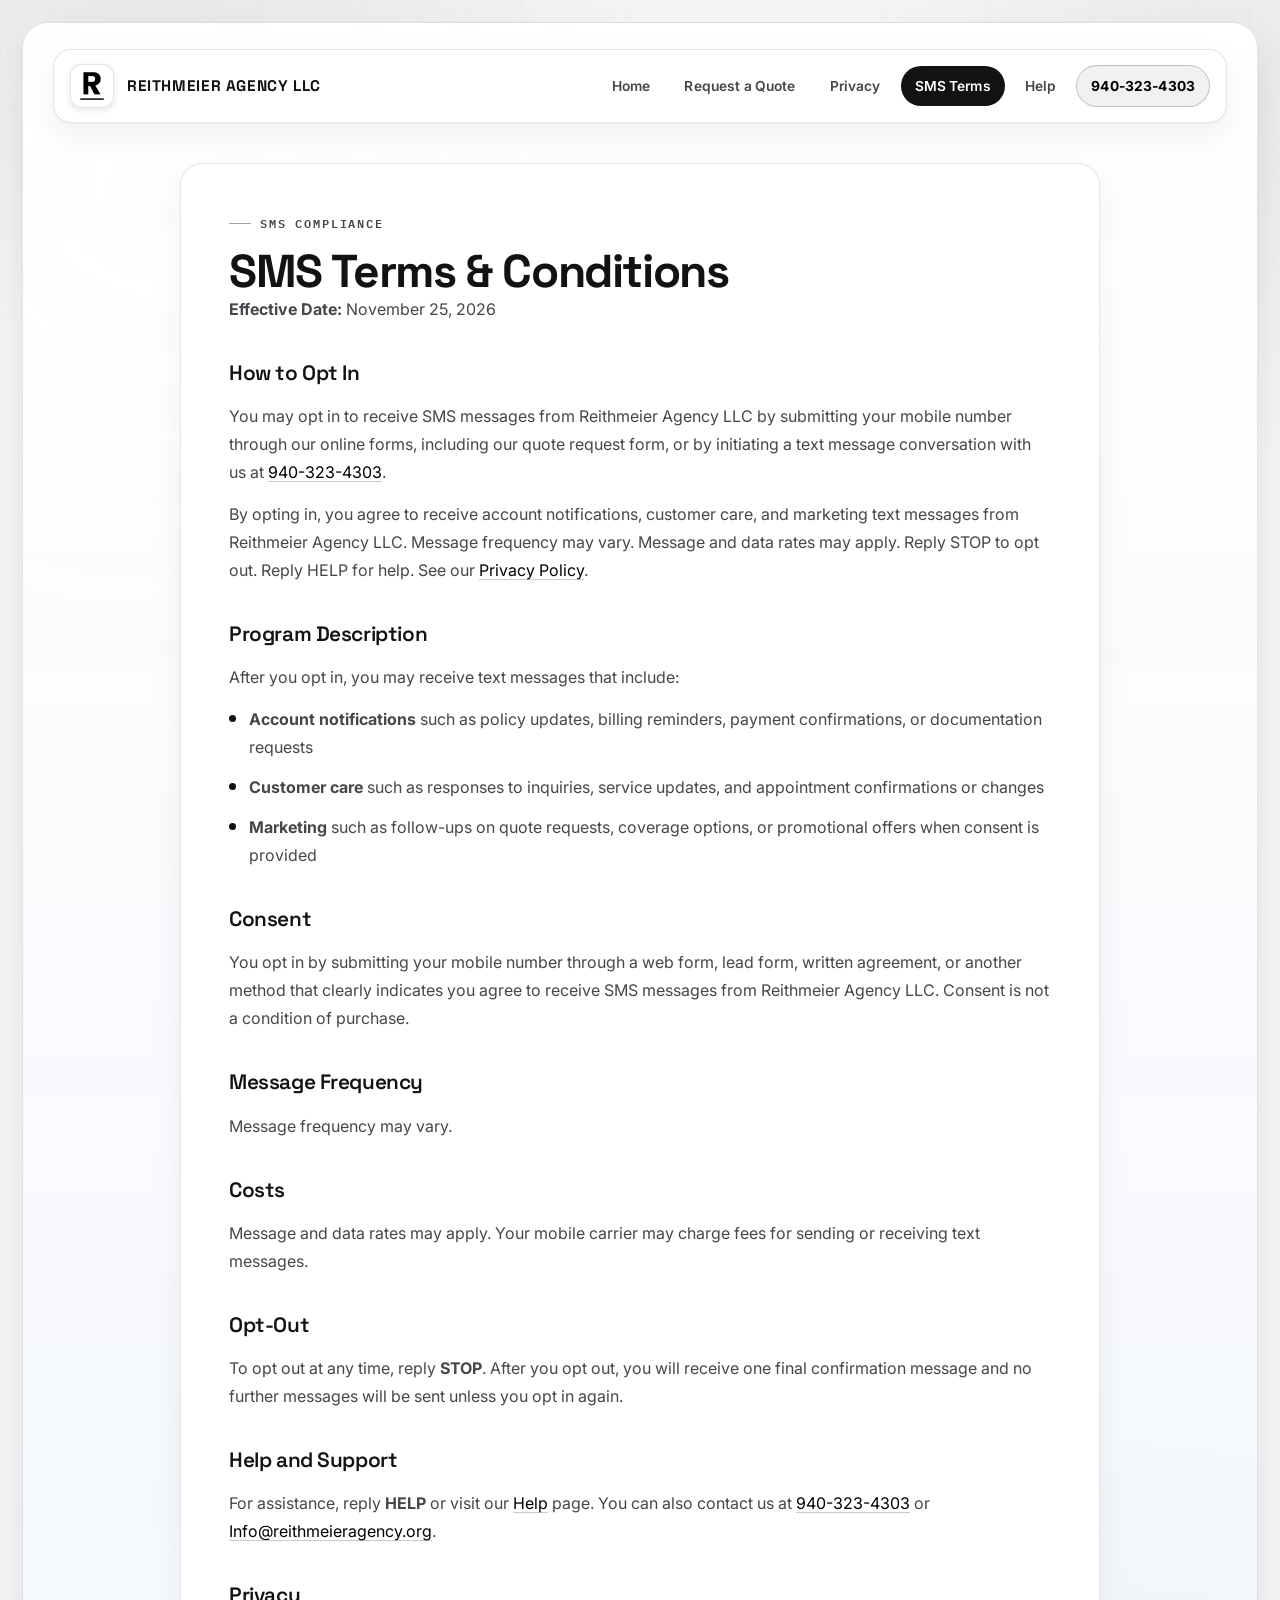
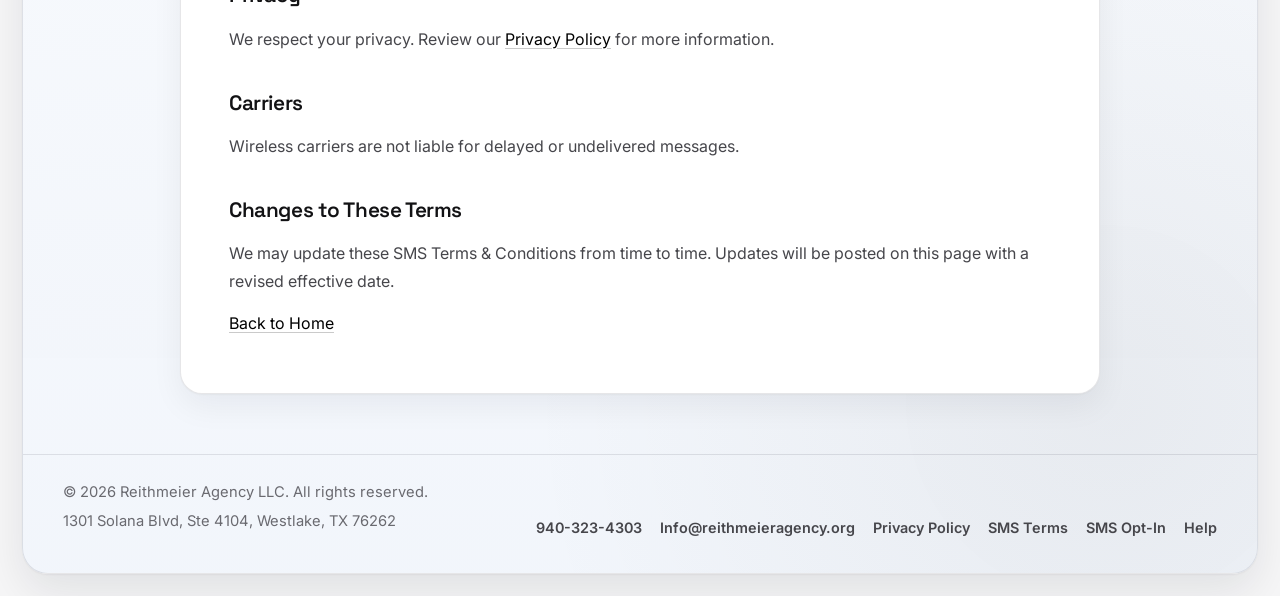
<file: sms-terms.html>
<!DOCTYPE html>
<html lang="en">
<head>
  <meta charset="UTF-8" />
  <meta name="viewport" content="width=device-width, initial-scale=1.0" />
  <title>SMS Terms &amp; Conditions | Reithmeier Agency LLC</title>
  <meta
    name="description"
    content="SMS Terms and Conditions for Reithmeier Agency LLC."
  />
  <link rel="icon" type="image/png" href="favicon.png" />
  <link rel="stylesheet" href="styles.css" />
</head>
<body>
  <a class="skip-link" href="#main">Skip to content</a>
  <div class="page-shell">
    <div class="page-frame">
      <header class="site-nav">
        <div class="nav-inner">
          <a class="brand" href="index.html" aria-label="Reithmeier Agency LLC home">
            <span class="brand-mark"><img src="logo.png" alt="" width="44" height="44" /></span>
            <span class="brand-copy">
              <strong>Reithmeier Agency LLC</strong>
            </span>
          </a>

          <nav class="nav-links" aria-label="Main navigation">
            <a href="index.html">Home</a>
            <a href="quote.html">Request a Quote</a>
            <a href="privacy-policy.html">Privacy</a>
            <a class="active" href="sms-terms.html">SMS Terms</a>
            <a href="help.html">Help</a>
            <a class="nav-phone" href="tel:+19403234303">940-323-4303</a>
          </nav>
        </div>
      </header>

      <main id="main" class="legal-main">
        <section class="legal-card">
          <p class="eyebrow">SMS compliance</p>
          <h1>SMS Terms &amp; Conditions</h1>
          <p><strong>Effective Date:</strong> November 25, 2026</p>

          <h2>How to Opt In</h2>
          <p>
            You may opt in to receive SMS messages from Reithmeier Agency LLC by submitting your mobile
            number through our online forms, including our quote request form, or by initiating a text message conversation with us at
            <a href="tel:+19403234303">940-323-4303</a>.
          </p>
          <p>
            By opting in, you agree to receive account notifications, customer care, and marketing text messages from Reithmeier Agency LLC. Message frequency may vary. Message and data rates may apply. Reply STOP to opt out.
            Reply HELP for help. See our <a href="privacy-policy.html">Privacy Policy</a>.
          </p>

          <h2>Program Description</h2>
          <p>After you opt in, you may receive text messages that include:</p>
          <ul class="legal-list">
            <li><strong>Account notifications</strong> such as policy updates, billing reminders, payment confirmations, or documentation requests</li>
            <li><strong>Customer care</strong> such as responses to inquiries, service updates, and appointment confirmations or changes</li>
            <li><strong>Marketing</strong> such as follow-ups on quote requests, coverage options, or promotional offers when consent is provided</li>
          </ul>

          <h2>Consent</h2>
          <p>
            You opt in by submitting your mobile number through a web form, lead form, written agreement, or another method that clearly
            indicates you agree to receive SMS messages from Reithmeier Agency LLC. Consent is not a
            condition of purchase.
          </p>

          <h2>Message Frequency</h2>
          <p>Message frequency may vary.</p>

          <h2>Costs</h2>
          <p>Message and data rates may apply. Your mobile carrier may charge fees for sending or receiving text messages.</p>

          <h2>Opt-Out</h2>
          <p>
            To opt out at any time, reply <strong>STOP</strong>. After you opt out, you will receive one final confirmation message and no
            further messages will be sent unless you opt in again.
          </p>

          <h2>Help and Support</h2>
          <p>
            For assistance, reply <strong>HELP</strong> or visit our <a href="help.html">Help</a> page. You can also contact us at
            <a href="tel:+19403234303">940-323-4303</a> or <a href="mailto:Info@reithmeieragency.org">Info@reithmeieragency.org</a>.
          </p>

          <h2>Privacy</h2>
          <p>We respect your privacy. Review our <a href="privacy-policy.html">Privacy Policy</a> for more information.</p>

          <h2>Carriers</h2>
          <p>Wireless carriers are not liable for delayed or undelivered messages.</p>

          <h2>Changes to These Terms</h2>
          <p>
            We may update these SMS Terms &amp; Conditions from time to time. Updates will be posted on this page with a revised effective
            date.
          </p>

          <p class="legal-back-link"><a href="index.html">Back to Home</a></p>
        </section>
      </main>

      <footer class="site-footer">
        <div>
          <p>© <span id="year"></span> Reithmeier Agency LLC. All rights reserved.</p>
          <p>1301 Solana Blvd, Ste 4104, Westlake, TX 76262</p>
        </div>
        <div class="footer-links">
          <a href="tel:+19403234303">940-323-4303</a>
          <a href="mailto:Info@reithmeieragency.org">Info@reithmeieragency.org</a>
          <a href="privacy-policy.html">Privacy Policy</a>
          <a href="sms-terms.html">SMS Terms</a>
          <a href="sms-opt-in.html">SMS Opt-In</a>
          <a href="help.html">Help</a>
        </div>
      </footer>
    </div>
  </div>

  <script>
    document.getElementById("year").textContent = new Date().getFullYear();
  </script>
</body>
</html>
</file>
<file: styles.css>
/* Reithmeier Agency — modern insurance aesthetic
   Reference: subtle motion + premium restraint (Coterie / Linear / Stripe / Vercel).
   Single confident accent · editorial display + mono eyebrows · blueprint grid ·
   crisp surfaces · scroll-fade micro-interactions · WCAG-AA focus + reduced-motion. */

@import url('https://fonts.googleapis.com/css2?family=Space+Grotesk:wght@500;600;700&family=Inter:wght@400;500;600;700&family=IBM+Plex+Mono:wght@500;600&display=swap');

:root {
  /* Surfaces — clean, cool near-white instead of frosted pastel */
  --bg: #f6f6f7;
  --surface: #ffffff;
  --surface-2: #f1f1f2;
  --panel: rgba(255, 255, 255, 0.78);

  /* Ink + text (all body text ≥ 4.5:1 on white) */
  --ink: #121214;
  --ink-soft: #46464b;
  --stone: #6a6a70;

  /* Single confident accent (Tailwind blue-700 family) */
  --accent: #111111;
  --accent-ink: #000000;
  --accent-soft: rgba(17, 17, 17, 0.06);
  --accent-line: rgba(17, 17, 17, 0.22);

  /* Dark brand panel */
  --dark-1: #0d0d0f;
  --dark-2: #1c1c20;

  --line: rgba(11, 18, 32, 0.10);
  --line-strong: rgba(11, 18, 32, 0.16);

  /* Lighter, layered shadows (Linear-style soft elevation) */
  --shadow-soft: 0 1px 2px rgba(11, 18, 32, 0.04), 0 12px 32px rgba(11, 18, 32, 0.06);
  --shadow-card: 0 1px 2px rgba(11, 18, 32, 0.05), 0 18px 44px rgba(11, 18, 32, 0.09);
  --shadow-dark: 0 24px 60px rgba(11, 18, 32, 0.28);

  /* Tighter, contemporary radii (no more 34px blobs) */
  --radius-frame: 26px;
  --radius-xl: 22px;
  --radius-lg: 18px;
  --radius-md: 14px;
  --radius-sm: 10px;

  --ease: cubic-bezier(0.22, 1, 0.36, 1);
}

* {
  box-sizing: border-box;
}

html {
  scroll-behavior: smooth;
  -webkit-text-size-adjust: 100%;
}

body {
  margin: 0;
  min-width: 320px;
  color: var(--ink);
  font-family: 'Inter', system-ui, -apple-system, sans-serif;
  font-size: 16px;
  line-height: 1.6;
  -webkit-font-smoothing: antialiased;
  text-rendering: optimizeLegibility;
  background:
    radial-gradient(900px circle at 12% -8%, rgba(17, 17, 17, 0.08), transparent 60%),
    radial-gradient(700px circle at 96% 4%, rgba(17, 17, 17, 0.05), transparent 55%),
    var(--bg);
}

/* Vercel-style blueprint grid — fine, faint, masked toward the edges */
body::before {
  content: '';
  position: fixed;
  inset: 0;
  pointer-events: none;
  z-index: 0;
  opacity: 0.5;
  background-image:
    linear-gradient(rgba(11, 18, 32, 0.035) 1px, transparent 1px),
    linear-gradient(90deg, rgba(11, 18, 32, 0.035) 1px, transparent 1px);
  background-size: 52px 52px;
  -webkit-mask-image: radial-gradient(120% 90% at 50% 0%, #000 35%, transparent 85%);
  mask-image: radial-gradient(120% 90% at 50% 0%, #000 35%, transparent 85%);
}

a {
  color: inherit;
}

/* ---- Accessibility: visible focus + skip link ---- */
:focus-visible {
  outline: 2px solid var(--accent);
  outline-offset: 3px;
  border-radius: 6px;
}

.skip-link {
  position: absolute;
  left: 16px;
  top: -60px;
  z-index: 50;
  padding: 10px 16px;
  border-radius: 999px;
  background: var(--ink);
  color: #fff;
  font: 600 0.9rem 'Inter', sans-serif;
  text-decoration: none;
  transition: top 0.2s var(--ease);
}

.skip-link:focus {
  top: 16px;
}

.page-shell {
  position: relative;
  z-index: 1;
  padding: 22px;
}

.page-frame {
  position: relative;
  max-width: 1320px;
  margin: 0 auto;
  overflow: hidden;
  border: 1px solid var(--line);
  border-radius: var(--radius-frame);
  background:
    linear-gradient(180deg, rgba(255, 255, 255, 0.96), rgba(241, 245, 251, 0.94));
  box-shadow: var(--shadow-card);
}

.page-frame::before {
  content: '';
  position: absolute;
  inset: 0;
  pointer-events: none;
  background:
    radial-gradient(circle at 10% 8%, rgba(255, 255, 255, 0.6), transparent 22%),
    radial-gradient(circle at 88% 92%, rgba(17, 17, 17, 0.05), transparent 26%);
}

.site-nav,
.hero,
.confidence-strip,
.section-shell,
.process-section,
.cta-section,
.quote-main,
.legal-main,
.site-footer {
  position: relative;
  z-index: 1;
}

.site-nav {
  padding: 26px 30px 0;
}

.nav-inner {
  display: flex;
  align-items: center;
  justify-content: space-between;
  gap: 20px;
  padding: 14px 16px;
  border: 1px solid var(--line);
  border-radius: var(--radius-lg);
  background: rgba(255, 255, 255, 0.78);
  backdrop-filter: blur(14px);
  -webkit-backdrop-filter: blur(14px);
  box-shadow: var(--shadow-soft);
}

.brand {
  display: inline-flex;
  align-items: center;
  gap: 13px;
  text-decoration: none;
  min-width: 0;
}

.brand-mark {
  display: inline-flex;
  align-items: center;
  justify-content: center;
  width: 44px;
  height: 44px;
  flex: 0 0 auto;
}

.brand-mark img {
  display: block;
  width: 44px;
  height: 44px;
  object-fit: contain;
  padding: 5px;
  border-radius: 11px;
  background: #ffffff;
  border: 1px solid var(--line);
  box-shadow: 0 2px 6px rgba(17, 17, 17, 0.10);
}

.brand-copy {
  display: flex;
  flex-direction: column;
  min-width: 0;
}

.brand-copy strong,
.brand-copy small {
  white-space: nowrap;
}

.brand-copy strong {
  font-family: 'Space Grotesk', sans-serif;
  font-size: 0.96rem;
  font-weight: 700;
  letter-spacing: 0.04em;
  text-transform: uppercase;
}

.brand-copy small {
  margin-top: 2px;
  font-size: 0.74rem;
  color: var(--stone);
  letter-spacing: 0.03em;
}

.nav-links {
  display: flex;
  flex-wrap: wrap;
  align-items: center;
  justify-content: flex-end;
  gap: 6px;
}

.nav-links a {
  padding: 9px 14px;
  border-radius: 999px;
  text-decoration: none;
  font-size: 0.86rem;
  font-weight: 600;
  color: var(--ink-soft);
  letter-spacing: 0.01em;
  transition: color 0.2s var(--ease), background-color 0.2s var(--ease), transform 0.2s var(--ease);
}

.nav-links a:hover {
  color: var(--ink);
  background: var(--surface-2);
}

.nav-links a.active {
  background: var(--ink);
  color: #fff;
}

.nav-links .nav-phone {
  border: 1px solid var(--accent-line);
  background: var(--accent-soft);
  color: var(--accent-ink);
  font-weight: 700;
}

.nav-links .nav-phone:hover {
  background: var(--accent);
  color: #fff;
  border-color: transparent;
  transform: translateY(-1px);
}

.hero,
.section-shell,
.cta-section,
.quote-main,
.legal-main {
  padding-left: 40px;
  padding-right: 40px;
}

.hero {
  padding-top: 46px;
  padding-bottom: 30px;
  display: grid;
  grid-template-columns: minmax(0, 1.12fr) minmax(320px, 0.88fr);
  gap: 30px;
  align-items: stretch;
}

.hero-copy {
  padding: 22px 8px 22px 0;
}

/* ---- Mono eyebrows (Sanity / Coterie pattern) ---- */
.eyebrow,
.card-kicker,
.confidence-label,
.service-index,
.step-number {
  display: inline-flex;
  align-items: center;
  gap: 9px;
  margin: 0 0 18px;
  font-family: 'IBM Plex Mono', monospace;
  font-size: 0.72rem;
  font-weight: 600;
  letter-spacing: 0.16em;
  text-transform: uppercase;
}

.eyebrow::before {
  content: '';
  width: 22px;
  height: 1px;
  background: currentColor;
  opacity: 0.5;
}

.eyebrow {
  color: var(--accent);
}

.eyebrow-dark {
  color: rgba(255, 255, 255, 0.62);
}

/* ---- Editorial display type ---- */
.hero h1,
.interior-hero h1,
.legal-card h1,
.section-heading h2,
.hero-card h2,
.service-card h3,
.process-step h3,
.info-card h2,
.confidence-item h3,
.signature-panel h2 {
  margin: 0;
  font-family: 'Space Grotesk', sans-serif;
  font-weight: 700;
  letter-spacing: -0.03em;
}

.hero h1 {
  max-width: 13ch;
  font-size: clamp(2.9rem, 6vw, 5.2rem);
  line-height: 0.98;
}

.hero-lead,
.body-copy p,
.hero-card p,
.service-card p,
.process-step p,
.cta-copy,
.cta-note,
.legal-card p,
.legal-card li,
.info-card p,
.small-note {
  color: var(--ink-soft);
  line-height: 1.75;
}

.hero-lead {
  max-width: 600px;
  margin: 24px 0 0;
  font-size: 1.08rem;
}

.hero-actions {
  display: flex;
  flex-wrap: wrap;
  gap: 12px;
  margin-top: 30px;
}

.button-primary,
.button-secondary {
  display: inline-flex;
  align-items: center;
  justify-content: center;
  min-width: 180px;
  padding: 14px 24px;
  border-radius: 999px;
  text-decoration: none;
  font-size: 0.93rem;
  font-weight: 600;
  letter-spacing: 0.01em;
  transition: transform 0.22s var(--ease), box-shadow 0.22s var(--ease),
    background-color 0.22s var(--ease), color 0.22s var(--ease), border-color 0.22s var(--ease);
}

.button-primary {
  background: var(--accent);
  color: #fff;
  box-shadow: 0 1px 2px rgba(11, 18, 32, 0.1), 0 12px 26px rgba(17, 17, 17, 0.28);
}

.button-primary:hover {
  background: var(--accent-ink);
  transform: translateY(-2px);
  box-shadow: 0 1px 2px rgba(11, 18, 32, 0.1), 0 16px 32px rgba(17, 17, 17, 0.34);
}

.button-secondary {
  color: var(--ink);
  border: 1px solid var(--line-strong);
  background: var(--surface);
}

.button-secondary:hover {
  border-color: var(--accent-line);
  color: var(--accent-ink);
  transform: translateY(-2px);
  box-shadow: var(--shadow-soft);
}

.card-button:hover {
  transform: translateY(-2px);
}

.hero-points,
.detail-list,
.compact-list,
.legal-list {
  margin: 0;
  padding: 0;
  list-style: none;
}

.hero-points {
  display: flex;
  flex-wrap: wrap;
  gap: 10px;
  margin-top: 30px;
}

.hero-points li {
  padding: 10px 16px;
  border: 1px solid var(--line);
  border-radius: 999px;
  background: var(--surface);
  font-size: 0.88rem;
  font-weight: 500;
  color: var(--ink-soft);
}

.hero-points li::before {
  content: '✓';
  margin-right: 8px;
  color: var(--accent);
  font-weight: 700;
}

/* ---- Cards: crisp surfaces + subtle hover lift ---- */
.hero-card,
.statement-card,
.service-card,
.confidence-item,
.info-card,
.legal-card,
.quote-form-frame,
.signature-panel {
  border: 1px solid var(--line);
  box-shadow: var(--shadow-soft);
}

.confidence-item,
.service-card {
  transition: transform 0.28s var(--ease), box-shadow 0.28s var(--ease), border-color 0.28s var(--ease);
}

.confidence-item:hover,
.service-card:hover {
  transform: translateY(-4px);
  box-shadow: var(--shadow-card);
  border-color: var(--accent-line);
}

.hero-card {
  position: relative;
  overflow: hidden;
  padding: 32px;
  border-radius: var(--radius-xl);
  border-color: transparent;
  background: linear-gradient(155deg, var(--dark-1) 0%, var(--dark-2) 100%);
  color: #fff;
  box-shadow: var(--shadow-dark);
}

.hero-card::before {
  content: '';
  position: absolute;
  width: 280px;
  height: 280px;
  right: -90px;
  top: -80px;
  border-radius: 50%;
  background: radial-gradient(circle, rgba(17, 17, 17, 0.45), transparent 68%);
}

.hero-card h2 {
  position: relative;
  max-width: 14ch;
  font-size: clamp(1.7rem, 2.6vw, 2.4rem);
  line-height: 1.05;
  color: #fff;
}

.hero-card p,
.hero-card li {
  color: rgba(255, 255, 255, 0.74);
}

.card-kicker {
  color: rgba(255, 255, 255, 0.72);
}

.detail-list {
  display: grid;
  gap: 16px;
  margin-top: 28px;
}

.detail-list li {
  padding-bottom: 16px;
  border-bottom: 1px solid rgba(255, 255, 255, 0.12);
  line-height: 1.6;
}

.detail-list li:last-child {
  border-bottom: 0;
  padding-bottom: 0;
}

.detail-list span {
  display: block;
  margin-bottom: 6px;
  color: rgba(255, 255, 255, 0.55);
  font-family: 'IBM Plex Mono', monospace;
  font-size: 0.7rem;
  font-weight: 600;
  letter-spacing: 0.14em;
  text-transform: uppercase;
}

.card-contact {
  margin-top: 26px;
}

.card-address {
  margin: 8px 0 0;
  color: rgba(255, 255, 255, 0.72);
  font-size: 0.9rem;
}

.card-contact a {
  color: #fff;
  text-decoration-color: rgba(255, 255, 255, 0.5);
}

.confidence-strip {
  padding: 0 40px 56px;
}

.confidence-grid,
.services-grid,
.process-grid {
  display: grid;
  gap: 16px;
  grid-template-columns: repeat(3, minmax(0, 1fr));
}

.confidence-item {
  padding: 26px;
  border-radius: var(--radius-lg);
  background: var(--surface);
}

.confidence-label,
.service-index {
  color: var(--accent);
}

.confidence-item h3 {
  font-size: 1.18rem;
  font-weight: 600;
  letter-spacing: -0.02em;
  line-height: 1.3;
  color: var(--ink);
}

.section-shell {
  padding-bottom: 56px;
}

.section-shell-tight {
  padding-bottom: 0;
}

.section-heading {
  max-width: 720px;
  margin-bottom: 30px;
}

.section-heading h2,
.signature-panel h2,
.legal-card h1,
.interior-hero h1 {
  font-size: clamp(2.1rem, 3.6vw, 3.4rem);
  line-height: 1.02;
}

.section-heading-tight {
  max-width: 640px;
}

.split-layout {
  display: grid;
  grid-template-columns: minmax(0, 1.12fr) minmax(280px, 0.88fr);
  gap: 22px;
  align-items: start;
}

.body-copy p {
  margin: 0 0 18px;
  font-size: 1.04rem;
}

.statement-card,
.signature-panel {
  padding: 30px;
  border-radius: var(--radius-lg);
  background: var(--surface);
}

.statement-card {
  border-left: 3px solid var(--accent);
}

.statement-card p:last-child {
  margin-bottom: 0;
}

.services-grid {
  margin-top: 8px;
}

.service-card {
  padding: 30px;
  border-radius: var(--radius-lg);
  background: var(--surface);
}

.service-index,
.step-number {
  margin-bottom: 20px;
}

.service-card h3,
.process-step h3 {
  font-size: 1.4rem;
  line-height: 1.1;
  margin-bottom: 14px;
}

.process-section {
  padding: 0 40px 56px;
}

.process-wrap {
  padding: 38px;
  border-radius: var(--radius-xl);
  background: linear-gradient(150deg, var(--dark-1) 0%, var(--dark-2) 100%);
  box-shadow: var(--shadow-dark);
}

.section-heading-on-dark h2,
.process-step h3,
.process-step p,
.process-step .step-number {
  color: #fff;
}

.process-step {
  padding: 26px;
  border-radius: var(--radius-md);
  background: rgba(255, 255, 255, 0.05);
  border: 1px solid rgba(255, 255, 255, 0.1);
}

.process-step .step-number {
  color: rgba(255, 255, 255, 0.72);
}

.process-step p {
  margin-bottom: 0;
  color: rgba(255, 255, 255, 0.72);
}

.signature-panel {
  display: grid;
  grid-template-columns: minmax(0, 1fr) minmax(320px, 0.96fr);
  gap: 30px;
  align-items: start;
  background: var(--surface);
}

.signature-list {
  display: grid;
  gap: 12px;
}

.signature-list p {
  margin: 0;
  padding: 15px 18px 15px 44px;
  position: relative;
  border-radius: var(--radius-sm);
  border: 1px solid var(--line);
  background: var(--surface-2);
  color: var(--ink-soft);
  line-height: 1.6;
}

.signature-list p::before {
  content: '✓';
  position: absolute;
  left: 16px;
  top: 50%;
  transform: translateY(-50%);
  color: var(--accent);
  font-weight: 700;
}

.cta-section {
  padding-bottom: 66px;
}

.cta-panel {
  display: grid;
  grid-template-columns: minmax(0, 1fr) auto;
  gap: 26px;
  align-items: end;
  padding: 40px;
  border-radius: var(--radius-xl);
  border: 1px solid var(--accent-line);
  background:
    radial-gradient(700px circle at 90% 110%, rgba(17, 17, 17, 0.12), transparent 60%),
    var(--surface);
  box-shadow: var(--shadow-card);
}

.cta-copy {
  max-width: 620px;
  margin: 16px 0 0;
}

.cta-actions {
  margin-top: 0;
}

.cta-note {
  grid-column: 1 / -1;
  margin: 0;
  padding-top: 20px;
  border-top: 1px solid var(--line);
  font-size: 0.86rem;
  line-height: 1.7;
}

.quote-main {
  padding-top: 40px;
  padding-bottom: 44px;
}

.interior-hero {
  display: grid;
  grid-template-columns: minmax(0, 1.05fr) minmax(280px, 0.72fr);
  gap: 24px;
  align-items: start;
  margin-bottom: 28px;
}

.interior-copy {
  max-width: 660px;
}

.info-card {
  padding: 30px;
  border-radius: var(--radius-lg);
  background: var(--surface);
}

.info-card h2 {
  font-size: 1.6rem;
  line-height: 1.05;
  margin-bottom: 14px;
}

.info-card p {
  margin: 0 0 10px;
}

.card-button {
  width: 100%;
  margin-top: 14px;
}

.quote-layout {
  display: grid;
  grid-template-columns: minmax(0, 1fr) minmax(280px, 320px);
  gap: 24px;
  align-items: start;
}

.quote-form-frame {
  padding: 16px;
  border-radius: var(--radius-xl);
  background: var(--surface);
}

.quote-form-frame iframe {
  display: block;
  width: 100%;
  min-height: 1180px;
  border: 0;
  border-radius: var(--radius-md);
  background: #fff;
}

.form-placeholder {
  display: flex;
  flex-direction: column;
  justify-content: center;
  min-height: 420px;
  padding: 40px;
  border-radius: var(--radius-md);
  border: 2px dashed var(--line-strong);
  background:
    repeating-linear-gradient(135deg, var(--surface-2), var(--surface-2) 12px, var(--surface) 12px, var(--surface) 24px);
  text-align: center;
}

.form-placeholder p:last-child {
  max-width: 460px;
  margin: 0 auto;
}

.form-placeholder code {
  font-family: 'IBM Plex Mono', monospace;
  font-size: 0.85em;
  padding: 1px 5px;
  border-radius: 4px;
  background: var(--surface-2);
  border: 1px solid var(--line);
}

.compact-list {
  display: grid;
  gap: 10px;
}

.compact-list li {
  padding: 13px 16px 13px 40px;
  position: relative;
  border-radius: var(--radius-sm);
  background: var(--surface-2);
  line-height: 1.55;
  color: var(--ink-soft);
}

.compact-list li::before {
  content: '✓';
  position: absolute;
  left: 15px;
  top: 13px;
  color: var(--accent);
  font-weight: 700;
}

.small-note {
  margin: 18px 0 0;
  font-size: 0.88rem;
}

.quote-card {
  max-width: 100%;
}

.quote-disclaimer-section {
  margin-top: 26px;
}

.quote-disclaimer {
  margin: 0;
  font-size: 0.9rem;
}

.legal-main {
  padding-top: 40px;
  padding-bottom: 60px;
}

.legal-card {
  max-width: 920px;
  margin: 0 auto;
  padding: 42px clamp(24px, 4vw, 48px);
  border-radius: var(--radius-xl);
  background: var(--surface);
}

.legal-card h1 {
  letter-spacing: -0.03em;
}

.legal-card h2 {
  margin: 34px 0 12px;
  font-family: 'Space Grotesk', sans-serif;
  font-size: 1.3rem;
  font-weight: 600;
  letter-spacing: -0.02em;
  color: var(--ink);
}

.legal-card p,
.legal-card li {
  margin: 0 0 14px;
}

.legal-list {
  display: grid;
  gap: 12px;
  margin-top: 6px;
}

.legal-list li {
  margin: 0;
  padding-left: 20px;
  position: relative;
}

.legal-list li::before {
  content: '';
  position: absolute;
  left: 0;
  top: 0.62em;
  width: 7px;
  height: 7px;
  border-radius: 50%;
  background: var(--accent);
}

.legal-back-link {
  margin-top: 30px;
}

/* Links inside content use the accent for affordance + contrast */
.legal-back-link a,
.cta-note a,
.info-card a,
.legal-card a {
  color: var(--accent-ink);
  text-decoration-color: var(--accent-line);
  text-underline-offset: 0.16em;
}

.hero-card a {
  text-decoration-color: rgba(255, 255, 255, 0.5);
  text-underline-offset: 0.16em;
}

.site-footer {
  display: flex;
  flex-wrap: wrap;
  align-items: flex-end;
  justify-content: space-between;
  gap: 18px;
  padding: 26px 40px 34px;
  border-top: 1px solid var(--line);
}

.site-footer p {
  margin: 0 0 6px;
  color: var(--stone);
  font-size: 0.92rem;
  line-height: 1.55;
}

.footer-links {
  display: flex;
  flex-wrap: wrap;
  justify-content: flex-end;
  gap: 10px 18px;
}

.footer-links a {
  color: var(--ink-soft);
  text-decoration: none;
  font-size: 0.9rem;
  font-weight: 600;
  transition: color 0.2s var(--ease);
}

.footer-links a:hover {
  color: var(--accent-ink);
  text-decoration: underline;
  text-underline-offset: 0.16em;
}

/* ---- Motion: entrance + scroll reveal, all opt-out-aware ---- */
@keyframes fade-up {
  from { opacity: 0; transform: translateY(16px); }
  to { opacity: 1; transform: translateY(0); }
}

@keyframes reveal-in {
  from { opacity: 0; transform: translateY(26px); }
  to { opacity: 1; transform: none; }
}

@media (prefers-reduced-motion: no-preference) {
  .site-nav,
  .hero,
  .confidence-strip,
  .section-shell,
  .process-section,
  .cta-section,
  .quote-main,
  .legal-main,
  .site-footer {
    animation: fade-up 0.6s var(--ease) both;
  }

  /* Modern CSS scroll-driven reveal where supported; content stays
     visible by default, so unsupported browsers lose nothing. */
  @supports (animation-timeline: view()) {
    .confidence-item,
    .service-card,
    .process-step,
    .signature-list p,
    .statement-card {
      animation: reveal-in linear both;
      animation-timeline: view();
      animation-range: entry 0% entry 52%;
    }
  }
}

@media (prefers-reduced-motion: reduce) {
  html {
    scroll-behavior: auto;
  }
  * {
    animation-duration: 0.001ms !important;
    animation-iteration-count: 1 !important;
    transition-duration: 0.001ms !important;
  }
}

/* ---- Responsive ---- */
@media (max-width: 1100px) {
  .hero,
  .split-layout,
  .interior-hero,
  .quote-layout,
  .signature-panel,
  .cta-panel {
    grid-template-columns: 1fr;
  }

  .confidence-grid,
  .services-grid,
  .process-grid {
    grid-template-columns: repeat(2, minmax(0, 1fr));
  }

  .cta-actions {
    justify-content: flex-start;
  }
}

@media (max-width: 820px) {
  .page-shell {
    padding: 12px;
  }

  .site-nav,
  .hero,
  .section-shell,
  .cta-section,
  .quote-main,
  .legal-main,
  .confidence-strip,
  .process-section,
  .site-footer {
    padding-left: 18px;
    padding-right: 18px;
  }

  .site-nav {
    padding-top: 18px;
  }

  .nav-inner {
    padding: 14px;
  }

  .brand-copy strong,
  .brand-copy small {
    white-space: normal;
  }

  .hero {
    padding-top: 32px;
  }

  .hero h1 {
    max-width: none;
  }

  .confidence-grid,
  .services-grid,
  .process-grid {
    grid-template-columns: 1fr;
  }

  .process-wrap,
  .cta-panel,
  .statement-card,
  .signature-panel,
  .legal-card,
  .hero-card,
  .service-card,
  .info-card,
  .confidence-item {
    padding: 24px;
  }

  .site-footer {
    padding-bottom: 24px;
  }

  .footer-links {
    justify-content: flex-start;
  }
}

@media (max-width: 560px) {
  .button-primary,
  .button-secondary,
  .card-button {
    width: 100%;
  }

  .hero-actions,
  .cta-actions {
    width: 100%;
  }

  .hero-points li,
  .compact-list li {
    width: 100%;
  }

  .quote-form-frame iframe {
    min-height: 1320px;
  }
}

@media print {
  body {
    background: #fff;
  }

  body::before,
  .site-nav,
  .site-footer,
  .skip-link {
    display: none !important;
  }

  .page-shell {
    padding: 0;
  }

  .page-frame {
    box-shadow: none;
    border: 0;
    border-radius: 0;
    background: #fff;
  }

  .legal-main {
    padding: 0;
  }

  .legal-card {
    box-shadow: none;
    border: 0;
    padding: 0;
    max-width: 100%;
    background: #fff;
  }
}
</file>
